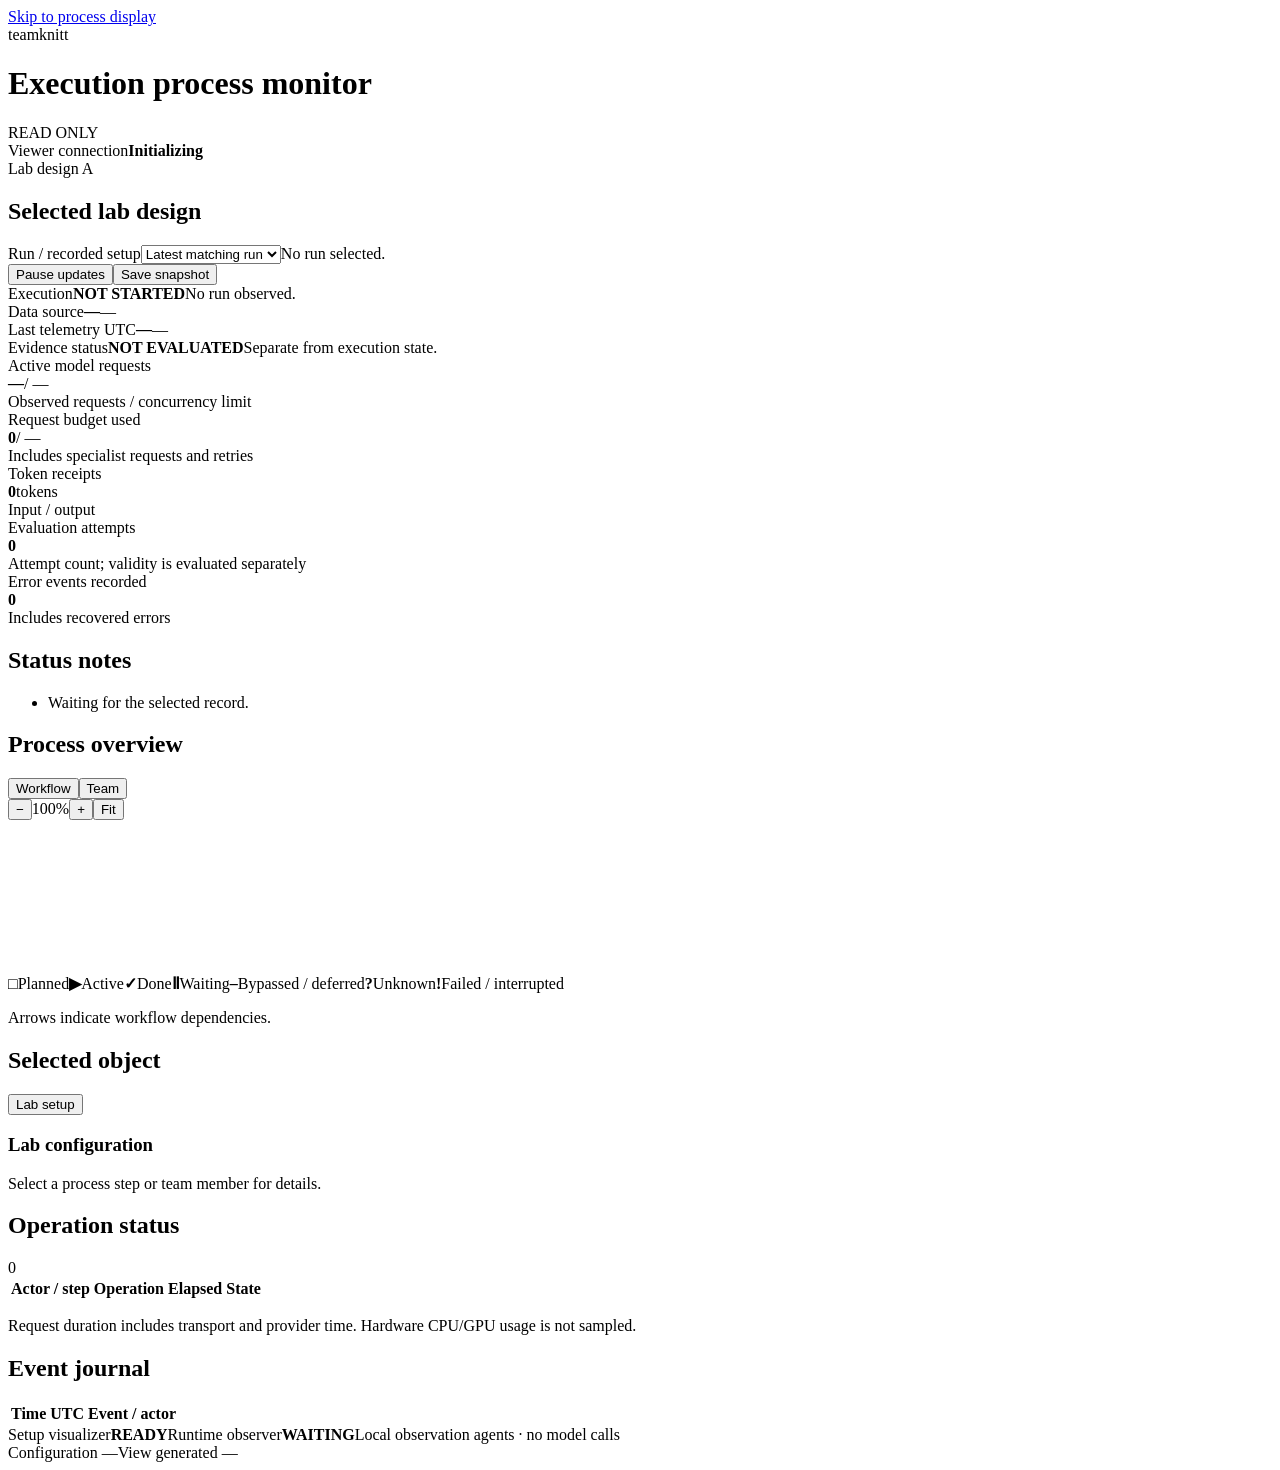
<file: src/teamknitt/engine/resources/visualization/index.html>
<!doctype html>
<html lang="en">
<head>
  <meta charset="utf-8">
  <meta name="viewport" content="width=device-width, initial-scale=1">
  <meta name="color-scheme" content="light">
  <title>teamknitt — Execution process monitor</title>
  <style>/* teamknitt_CSS */</style>
</head>
<body>
  <a class="skip-link" href="#main">Skip to process display</a>
  <header class="console-header">
    <div class="console-title"><span class="wordmark">teamknitt</span><h1>Execution process monitor</h1><span class="read-only">READ ONLY</span></div>
    <div class="connection-field"><span>Viewer connection</span><strong id="connection" role="status" aria-live="polite">Initializing</strong></div>
  </header>
  <main id="main">
    <section class="run-selector" aria-label="Selected lab and run">
      <div class="lab-identity"><span class="field-label"><span id="design-scope">Lab design</span> <span id="design-letter">A</span></span><h2 id="design-title">Selected lab design</h2><span id="governance" class="secondary-text"></span></div>
      <div class="run-field"><label for="trial-select">Run / recorded setup</label><select id="trial-select"><option value="latest">Latest matching run</option><option value="setup">Setup only</option></select><span id="run-hint" class="secondary-text">No run selected.</span></div>
      <div class="view-controls"><button id="pause" type="button">Pause updates</button><button id="download" type="button">Save snapshot</button></div>
    </section>

    <section class="status-board" aria-label="Execution, data quality and evidence status">
      <div class="status-field"><span class="field-label">Execution</span><strong id="run-state" class="state-label">NOT STARTED</strong><span id="execution-note" class="status-note">No run observed.</span></div>
      <div class="status-field"><span class="field-label">Data source</span><strong id="source-state">—</strong><span id="source-note" class="status-note">—</span></div>
      <div class="status-field"><span class="field-label">Last telemetry <span class="unit">UTC</span></span><strong id="telemetry-time" class="timestamp">—</strong><span id="telemetry-note" class="status-note">—</span></div>
      <div class="status-field"><span class="field-label">Evidence status</span><strong id="evidence-state">NOT EVALUATED</strong><span id="evidence-note" class="status-note">Separate from execution state.</span></div>
    </section>

    <section class="instrument-board" aria-label="Observed work and configured limits">
      <div class="instrument"><span class="field-label">Active model requests</span><div class="instrument-value"><strong id="metric-active">—</strong><span id="request-cap" class="denominator">/ —</span></div><span id="active-note" class="status-note">Observed requests / concurrency limit</span></div>
      <div class="instrument"><span class="field-label">Request budget used</span><div class="instrument-value"><strong id="metric-requests">0</strong><span id="budget-cap" class="denominator">/ —</span></div><span class="status-note">Includes specialist requests and retries</span></div>
      <div class="instrument"><span class="field-label">Token receipts</span><div class="instrument-value"><strong id="metric-tokens">0</strong><span class="unit">tokens</span></div><span id="token-note" class="status-note">Input / output</span></div>
      <div class="instrument"><span class="field-label">Evaluation attempts</span><div class="instrument-value"><strong id="metric-evaluations">0</strong></div><span class="status-note">Attempt count; validity is evaluated separately</span></div>
      <div class="instrument"><span class="field-label">Error events recorded</span><div class="instrument-value"><strong id="metric-errors">0</strong></div><span class="status-note">Includes recovered errors</span></div>
    </section>

    <section class="conditions-board" aria-labelledby="conditions-title"><h2 id="conditions-title">Status notes</h2><ul id="conditions"><li>Waiting for the selected record.</li></ul></section>

    <section class="module process-module" aria-labelledby="process-title">
      <div class="module-header"><h2 id="process-title">Process overview</h2><span id="graph-count" class="secondary-text"></span><div class="segmented" role="group" aria-label="Process display"><button id="workflow-tab" type="button" aria-pressed="true">Workflow</button><button id="team-tab" type="button" aria-pressed="false">Team</button></div><div class="zoom-controls" role="group" aria-label="Diagram scale"><button id="zoom-out" type="button" aria-label="Zoom out">−</button><span id="zoom-value">100%</span><button id="zoom-in" type="button" aria-label="Zoom in">+</button><button id="zoom-reset" type="button" aria-label="Fit diagram">Fit</button></div></div>
      <div id="graph-scroll" class="graph-scroll" tabindex="0" aria-label="Process diagram; scroll for additional stages"><svg id="graph" xmlns="http://www.w3.org/2000/svg" role="group" aria-label="Selected lab process"></svg></div>
      <div class="diagram-key" aria-label="Diagram state key"><span><b class="key-mark">□</b>Planned</span><span><b class="key-mark running">▶</b>Active</span><span><b class="key-mark">✓</b>Done</span><span><b class="key-mark">Ⅱ</b>Waiting</span><span><b class="key-mark">–</b>Bypassed / deferred</span><span><b class="key-mark warning">?</b>Unknown</span><span><b class="key-mark fault">!</b>Failed / interrupted</span></div>
      <p id="map-note" class="module-note">Arrows indicate workflow dependencies.</p>
    </section>

    <div class="detail-board">
      <section class="module details-module" aria-labelledby="detail-title"><div class="module-header"><h2>Selected object</h2><button id="clear-selection" type="button">Lab setup</button></div><div class="object-detail"><h3 id="detail-title">Lab configuration</h3><p id="detail-description">Select a process step or team member for details.</p><dl id="details"></dl></div></section>
      <section class="module operations-module" aria-labelledby="activity-title"><div class="module-header"><h2 id="activity-title">Operation status</h2><span id="active-count" class="count">0</span></div><div class="table-scroll"><table class="data-table"><thead><tr><th scope="col">Actor / step</th><th scope="col">Operation</th><th scope="col">Elapsed</th><th scope="col">State</th></tr></thead><tbody id="activities"></tbody></table></div><p class="module-note">Request duration includes transport and provider time. Hardware CPU/GPU usage is not sampled.</p></section>
      <section class="module events-module" aria-labelledby="events-title"><div class="module-header"><h2 id="events-title">Event journal</h2><span id="last-updated" class="secondary-text"></span></div><div class="table-scroll"><table class="data-table event-table"><thead><tr><th scope="col">Time <span class="unit">UTC</span></th><th scope="col">Event / actor</th></tr></thead><tbody id="events"></tbody></table></div></section>
    </div>

    <section class="service-board" aria-label="Visualization agent status"><span class="service-name">Setup visualizer</span><strong id="setup-agent-state">READY</strong><span class="service-name">Runtime observer</span><strong id="observer-state">WAITING</strong><span class="service-note">Local observation agents · no model calls</span></section>
    <footer><span>Configuration <span id="snapshot-id" class="identifier">—</span></span><span>View generated <time id="view-time">—</time></span></footer>
  </main>
  <script id="teamknitt-bootstrap" type="application/json">/* teamknitt_BOOTSTRAP */</script>
  <script>/* teamknitt_JS */</script>
</body>
</html>
</file>
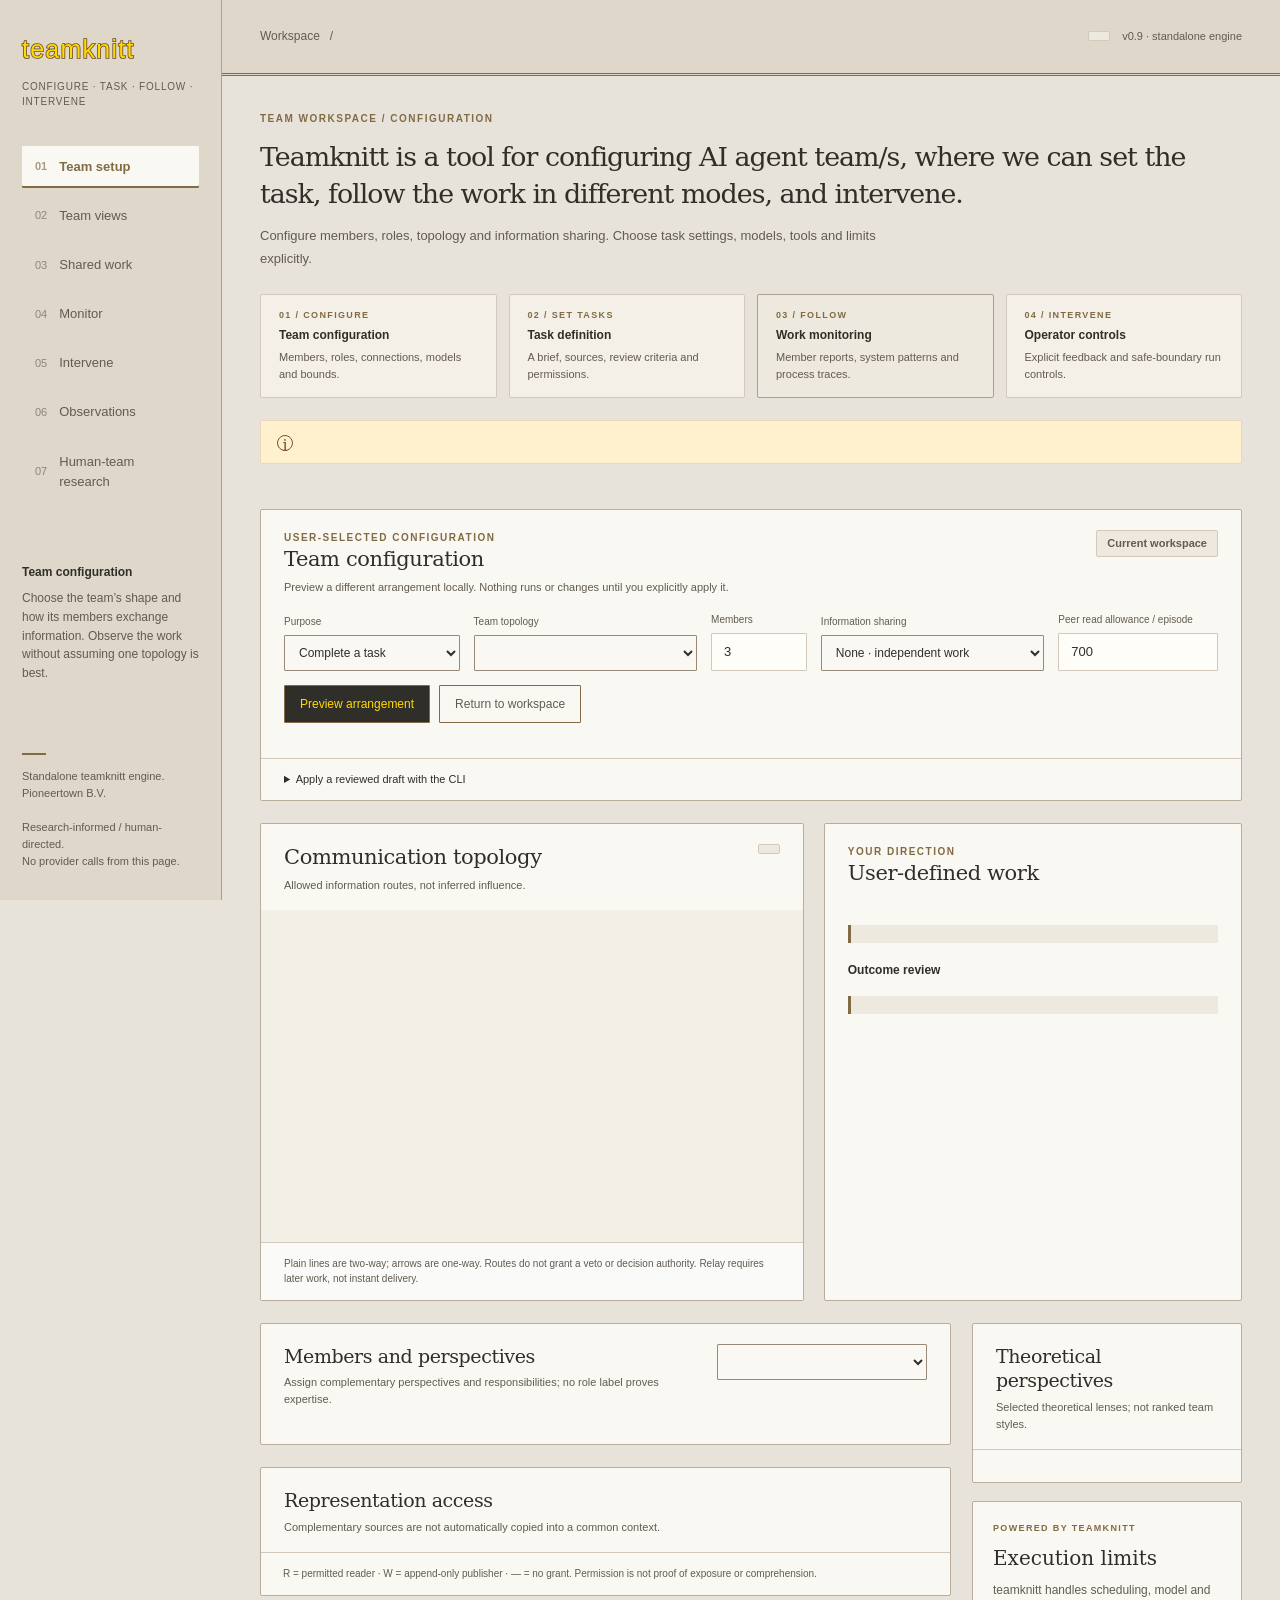
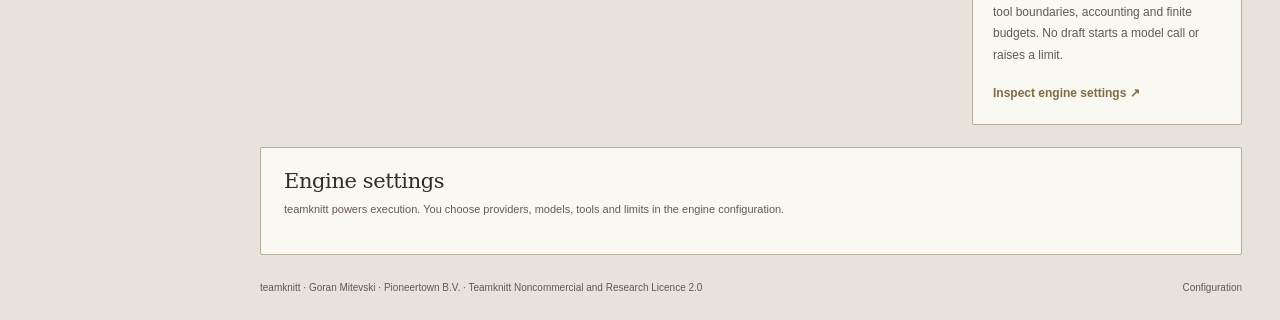
<file: src/teamknitt/resources/observatory.html>
<!doctype html>
<html lang="en"><head><meta charset="utf-8"><meta name="viewport" content="width=device-width,initial-scale=1"><meta name="color-scheme" content="light"><title>Teamknitt</title><style>
:root{--paper:#e7e3da;--card:#faf8f2;--ink:#302e29;--muted:#625b51;--line:#d2c9bc;--green:#816b44;--mint:#eee9de;--amber:#794900;--sand:#fff1cd;--red:#942b27;--serif:Rockwell,"DejaVu Serif",Georgia,serif;--sans:Arial,Helvetica,sans-serif}
*{box-sizing:border-box}body{margin:0;background:var(--paper);color:var(--ink);font:14px/1.55 var(--sans)}button,select{font:inherit}button,a,select{touch-action:manipulation}button{cursor:pointer}button:focus-visible,a:focus-visible,select:focus-visible{outline:3px solid #d59941;outline-offset:3px}a{color:var(--green)}.shell{display:grid;grid-template-columns:222px minmax(0,1fr);min-height:100vh}.sidebar{background:#edf1e9;border-right:1px solid var(--line);padding:30px 22px;display:flex;flex-direction:column;gap:36px;position:sticky;top:0;height:100vh}.brand{display:flex;align-items:center;gap:10px;font-size:23px;font-weight:650;letter-spacing:-1px}.mark{background:var(--green);width:33px;height:33px;display:grid;place-items:center;border-radius:9px;color:white;font:26px var(--serif)}.brand-sub{color:var(--muted);font-size:11px;letter-spacing:.07em;margin:10px 0 0}.nav{display:grid;gap:7px}.nav button{border:0;text-align:left;padding:11px 13px;border-radius:6px;background:transparent;color:var(--muted);display:flex;gap:12px;align-items:center;font-size:13px}.nav button[aria-current=page]{background:white;color:var(--green);box-shadow:0 1px 4px #24372c0c;font-weight:650}.nav small{font-size:11px;opacity:.65}.side-note{border-top:1px solid #d3ddd1;padding-top:23px;font-size:12px;color:var(--muted)}.side-note strong{display:block;color:var(--ink);margin-bottom:8px}.side-bottom{margin-top:auto;font-size:11px;color:var(--muted)}.side-bottom .rule{width:24px;height:2px;background:var(--green);margin-bottom:13px}.page{min-width:0}.topbar{height:76px;border-bottom:1px solid var(--line);display:flex;align-items:center;justify-content:space-between;padding:0 38px;gap:15px;background:#fafbf7}.crumb{color:var(--muted);font-size:12px;display:flex;gap:10px;align-items:center}.crumb b{color:var(--ink);font-weight:500}.top-actions{display:flex;gap:12px;align-items:center}.pill{display:inline-flex;gap:7px;align-items:center;padding:4px 10px;border-radius:30px;font-size:11px;white-space:nowrap;font-weight:600;background:var(--mint);color:var(--green)}.pill.amber{background:var(--sand);color:#88591f}.dot{width:6px;height:6px;border-radius:50%;background:currentColor}.version{font-size:11px;color:var(--muted)}main{max-width:1420px;padding:32px 38px 24px;margin:auto}.eyebrow{font-size:10px;font-weight:700;letter-spacing:.15em;color:var(--green);text-transform:uppercase}.hero{display:flex;justify-content:space-between;align-items:flex-end;gap:24px;margin:3px 0 23px}.hero h1{font:40px/1.2 var(--serif);letter-spacing:-1.6px;margin:11px 0}.hero p{color:var(--muted);max-width:650px;font-size:13px;margin:0;line-height:1.8}.protocol-tag{flex-shrink:0;text-align:right;font-size:11px;color:var(--muted)}.protocol-tag strong{display:block;font-size:12px;color:var(--ink);margin-bottom:7px;font-weight:500}.notice{padding:12px 16px;background:var(--sand);color:#78552a;border:1px solid #e9d8bc;border-radius:7px;font-size:12px;display:flex;align-items:flex-start;gap:10px;margin-bottom:23px}.notice .symbol{font:16px var(--serif);width:16px;height:16px;border:1px solid currentColor;border-radius:50%;display:grid;place-items:center;flex-shrink:0;margin-top:2px}.stats{display:grid;grid-template-columns:repeat(4,minmax(0,1fr));gap:14px;margin-bottom:22px}.stat{padding:19px 20px;border:1px solid var(--line);background:var(--card);border-radius:8px}.stat .label{font-size:11px;color:var(--muted);display:flex;justify-content:space-between;gap:8px}.stat .value{font:33px/1.25 var(--serif);letter-spacing:-.8px;margin:11px 0 7px}.stat .note{font-size:10px;color:var(--muted)}.stat .value span{font:15px var(--sans);color:#87948b;margin-left:4px}.content-grid{display:grid;grid-template-columns:minmax(0,1fr) 270px;gap:21px}.card{background:var(--card);border:1px solid var(--line);border-radius:8px;overflow:hidden}.card-head{padding:20px 23px 16px;display:flex;justify-content:space-between;align-items:flex-start;gap:12px}.card h2,.section-title{font:21px/1.3 var(--serif);letter-spacing:-.4px;margin:0 0 6px}.card-head p,.sub{font-size:11px;color:var(--muted);margin:0}.legend{display:flex;gap:12px;font-size:10px;color:var(--muted);white-space:nowrap}.key{width:8px;height:8px;border-radius:2px;display:inline-block;margin-right:4px;background:var(--green)}.key.base{background:#d7e4d9}.key.drop{background:#cc9b62}.dimensions{padding:0 23px 12px}.dimension{padding:13px 0;border-top:1px solid #edf0e9}.dim-meta{display:flex;justify-content:space-between;gap:12px;font-size:11px;margin-bottom:8px}.dim-meta b{font-weight:550}.dim-meta span{color:var(--muted);font-variant-numeric:tabular-nums}.bar-track{height:13px;background:#f4f5f0;border-radius:3px;position:relative;overflow:hidden}.bar-base{position:absolute;inset:0 auto 0 0;background:#d7e4d9;border-radius:3px}.bar-test{position:absolute;inset:3px auto 3px 0;background:var(--green);border-radius:2px;min-width:0}.dim-meta .unknown{color:var(--amber)}.card-foot{padding:13px 23px;background:#fafbf8;border-top:1px solid var(--line);font-size:10px;color:var(--muted)}.aside-stack{display:grid;gap:18px;align-content:start}.roster{padding:0 20px}.member{padding:14px 0;border-top:1px solid #edf0e9;display:flex;gap:11px}.avatar{height:30px;width:30px;border:1px solid var(--line);background:#f4f7f0;border-radius:50%;display:grid;place-items:center;color:var(--green);font-size:11px;flex-shrink:0}.member .name{font-size:12px;font-weight:600}.member .role{font-size:10px;color:var(--muted);margin-top:3px}.roster-note{padding:14px 20px;border-top:1px solid var(--line);font-size:10px;color:var(--muted)}.text-card{padding:20px}.text-card .eyebrow{font-size:9px}.text-card h3{font:20px var(--serif);margin:10px 0}.text-card p{font-size:12px;color:var(--muted);margin:0 0 16px;line-height:1.8}.text-link{border:0;padding:0;background:none;color:var(--green);font-size:12px;font-weight:600}.mini-protocol{display:flex;gap:6px;align-items:center;margin-bottom:16px}.mini-protocol span{padding:4px 7px;background:#eef3eb;border-radius:4px;color:var(--green);font-size:9px}.mini-protocol b{font-weight:400;color:var(--muted)}.lower{margin-top:22px}.coverage-wrap{overflow:auto}table{border-collapse:collapse;width:100%;font-size:11px;text-align:left;white-space:nowrap}th{background:#fafbf7;color:var(--muted);font-size:10px;font-weight:500;padding:11px 22px;border-bottom:1px solid var(--line)}td{padding:12px 22px;border-bottom:1px solid #edf0e9}tr:last-child td{border-bottom:0}.numeric{text-align:right;font-variant-numeric:tabular-nums}.footer{font-size:10px;color:var(--muted);display:flex;gap:15px;justify-content:space-between;padding:24px 0 0}.footer code{font-size:10px}.panel[hidden]{display:none}.controls{display:flex;flex-wrap:wrap;align-items:center;gap:12px;margin:20px 0}.control{display:grid;gap:5px;min-width:160px;flex:1}.control label{font-size:10px;color:var(--muted)}select{width:100%;background:#fff;color:var(--ink);border:1px solid var(--line);border-radius:6px;padding:9px 30px 9px 10px;font-size:12px}.round-layout{display:grid;grid-template-columns:minmax(0,1fr) 270px;gap:20px}.timeline{padding:6px 23px 20px}.chart{height:164px;display:flex;gap:9px;align-items:flex-end;border-bottom:1px solid var(--line);padding:12px 8px 0}.chart-col{height:100%;flex:1;display:flex;flex-direction:column;justify-content:flex-end;align-items:center;gap:0;position:relative}.chart-count{font-size:10px;color:var(--muted);margin-bottom:7px}.chart-bar{width:min(100%,48px);background:#91b99e;border-radius:4px 4px 0 0;min-height:2px;position:relative}.chart-drop{background:#cc9b62;position:absolute;top:0;width:100%;border-radius:4px 4px 0 0}.round-buttons,.state-track{display:flex;gap:9px;padding:0 8px}.round-buttons button{border:0;background:none;color:var(--muted);font-size:11px;padding:10px 0 5px;flex:1;border-bottom:2px solid transparent}.round-buttons button.active{color:var(--green);border-bottom-color:var(--green);font-weight:700}.state-track span{flex:1;height:7px;background:#e5e9e1;border-radius:2px;margin-top:5px}.state-track .ready{background:#22684f}.state-track .perturbed{box-shadow:0 0 0 2px #d5a46a}.timeline-note{font-size:10px;color:var(--muted);margin:16px 0 0}.trace-top{padding:16px 23px;display:flex;gap:12px;justify-content:space-between;align-items:center;border-bottom:1px solid var(--line)}.trace-top h3{font-size:12px;margin:0;font-weight:600}.trace-top select{width:auto;font-size:11px;padding:5px 25px 5px 9px}.empty{padding:25px;color:var(--muted);font-size:12px}.metric-list{padding:0 20px 10px}.metric-row{display:flex;justify-content:space-between;border-top:1px solid #edf0e9;padding:11px 0;gap:10px;font-size:11px}.metric-row span{color:var(--muted)}.recovery{padding:0 20px 20px}.recovery p{font-size:11px;color:var(--muted);line-height:1.8;margin:4px 0}.recovery h4{font-size:11px;margin:12px 0 4px}.protocol-grid{display:grid;grid-template-columns:1fr 1fr;gap:20px;margin-top:22px}.protocol-list{padding:0 23px 16px}.protocol-row{display:flex;gap:18px;justify-content:space-between;font-size:12px;border-top:1px solid #edf0e9;padding:11px 0}.protocol-row span{color:var(--muted)}.protocol-row b{font-weight:500;text-align:right;overflow-wrap:anywhere}.limitations{padding:0 23px 20px;margin:0;font-size:12px;color:var(--muted);list-style:none}.limitations li{border-top:1px solid #edf0e9;padding:12px 0}.sources{padding:0 23px 20px;font-size:12px;color:var(--muted)}.sources p{line-height:1.8}.long-id{word-break:break-all;font-family:ui-monospace,monospace;font-size:10px}.button-outline{background:white;border:1px solid var(--line);border-radius:6px;color:var(--green);font-size:11px;padding:7px 12px}.loading{padding:30px;color:var(--muted)}
@media(min-width:1600px){main{padding-top:40px}.hero h1{font-size:46px}.content-grid{grid-template-columns:minmax(0,1fr) 320px}}
@media(max-width:1100px){.shell{grid-template-columns:180px minmax(0,1fr)}.sidebar{padding:25px 15px}.brand{font-size:21px}.topbar{padding:0 24px}main{padding:25px 24px}.content-grid,.round-layout{grid-template-columns:minmax(0,1fr)}.aside-stack{grid-template-columns:1fr 1fr}.stats{gap:10px}.stat{padding:16px}.stat .value{font-size:29px}.hero h1{font-size:35px}.protocol-tag{display:none}}
@media(max-width:720px){.shell{display:block}.sidebar{position:static;height:auto;padding:15px 20px;display:block;border-right:0;border-bottom:1px solid var(--line)}.brand-sub,.side-note,.side-bottom{display:none}.brand{font-size:21px}.nav{display:flex;margin-top:14px;gap:5px}.nav button{padding:8px 10px;font-size:11px;gap:7px}.topbar{height:56px;padding:0 20px}.version{display:none}main{padding:22px 18px}.hero h1{font-size:32px}.hero p{font-size:12px}.stats{grid-template-columns:1fr 1fr}.stat .value{font-size:30px}.stat .note{font-size:9px}.aside-stack,.protocol-grid{grid-template-columns:minmax(0,1fr)}.card-head{padding:18px}.dimensions{padding:0 18px 10px}.legend{gap:7px;font-size:9px}.card h2{font-size:20px}.footer{flex-direction:column;gap:8px}.notice{font-size:11px}.timeline{padding:5px 15px 18px}.crumb{font-size:10px}.top-actions{gap:5px}.controls .control{min-width:130px}.protocol-grid{gap:16px}}
@media print{.sidebar,.topbar,.controls,.text-link,.button-outline{display:none}.shell{display:block}main{padding:0}.panel[hidden]{display:block}.panel{break-before:page}.card{break-inside:avoid}.notice{background:white}.hero{margin:20px 0}}

.content-grid>*,.round-layout>*,.protocol-grid>*,.base-grid>*{min-width:0}.aside-stack{min-width:0}.layer-strip{display:grid;grid-template-columns:1fr 1.4fr 1fr;gap:12px;margin:22px 0}.layer{padding:14px 18px;border:1px solid var(--line);border-radius:7px;background:#fff;font-size:11px;color:var(--muted)}.layer strong{display:block;color:var(--ink);font-size:12px;margin:4px 0}.layer.backbone{background:var(--mint);border-color:#b7d1bc}.layer .eyebrow{font-size:9px}.role-select{width:auto;min-width:210px}.actor-content{padding:0 23px 20px}.actor-content h3{font-size:12px;margin:18px 0 5px}.actor-content p,.actor-content li{font-size:12px;color:var(--muted);line-height:1.8}.actor-content ul{margin:6px 0;padding-left:18px}.chips{display:flex;flex-wrap:wrap;gap:7px;margin-top:10px}.chip{background:#edf3eb;color:var(--green);border-radius:4px;padding:4px 8px;font-size:10px}.perspective-button{display:block;width:100%;text-align:left;border:0;border-top:1px solid var(--line);background:none;padding:12px 20px;color:var(--muted);font-size:11px}.perspective-button.selected{background:#eef5ed;color:var(--green);font-weight:600}.perspective-detail{padding:16px 20px;border-top:1px solid var(--line);font-size:11px;color:var(--muted);line-height:1.8}.access{display:inline-block;font-size:10px;padding:3px 7px;border-radius:4px;background:#e8f1e7;color:var(--green)}.access.none{background:#f4f4ee;color:#92998e}.rep-history{padding:0 23px 20px}.version-row{border-top:1px solid var(--line);padding:13px 0;font-size:11px}.version-row b{display:block;color:var(--ink);margin-bottom:5px}.version-row p{margin:4px 0;color:var(--muted)}.base-grid{display:grid;grid-template-columns:1fr 1fr;gap:20px}.wave-strip{display:flex;gap:8px;flex-wrap:wrap;margin:20px 0}.wave-strip button{background:#fff;border:1px solid var(--line);border-radius:6px;padding:10px 16px;color:var(--muted);font-size:11px}.wave-strip .selected{background:var(--mint);border-color:#a1c3ab;color:var(--green)}.process-number{font:29px var(--serif);margin:6px 0}.signal-caption{font-size:10px;color:var(--muted);line-height:1.8}.scope-note{border-left:3px solid #aac5ae;padding:9px 12px;background:#f4f7f1;font-size:11px;color:var(--muted);margin:16px 0 0}.source-order{margin:0 0 20px;color:var(--muted);font-size:11px}.paragraph{font-size:12px;color:var(--muted);line-height:1.9;margin:0 0 12px}.matrix-note{font-size:10px;color:var(--muted);padding:13px 22px;border-top:1px solid var(--line)}.table-tag{font-size:9px;text-transform:uppercase;letter-spacing:.04em;color:var(--muted)}.book-title{font:24px/1.4 var(--serif);margin:12px 0;color:var(--ink)}.foundation-card{padding:24px}.chapter-row{padding:12px 0;border-top:1px solid var(--line);font-size:12px;color:var(--muted);line-height:1.8}.chapter-row b{color:var(--ink);font-weight:600}.source-context{font-size:11px;color:var(--muted);margin-top:18px}.section-gap{margin-top:22px}.wide{grid-column:1/-1}
@media(max-width:900px){.layer-strip{grid-template-columns:1fr}.layer{padding:10px 15px}.base-grid{grid-template-columns:minmax(0,1fr)}}@media(max-width:720px){.stat:first-child .value{font-size:23px;overflow-wrap:anywhere}.nav{overflow:auto}.nav button{white-space:nowrap}.layer-strip{gap:7px;margin:16px 0}.role-select{min-width:130px;max-width:100%}.card-head{flex-wrap:wrap}.nav small{display:none}.foundation-card{padding:18px}}

.sidebar{background:#ded7ca;border-right:1px solid #aaa091}.brand{display:inline-flex;background:transparent;border:0;outline:0;box-shadow:none;color:#ffda00;-webkit-text-fill-color:#ffda00;-webkit-text-stroke:1.6px #6f4b2a;paint-order:stroke fill;padding:0;font-family:"Noir Pro",Arial,Helvetica,sans-serif;font-size:25px;letter-spacing:.05em;font-weight:500}.brand-sub{letter-spacing:.08em;font-size:10px}.mark{display:none}.topbar{background:#ded7ca;border-bottom:3px double #816b44}.nav button{border-radius:1px}.nav button[aria-current=page]{background:#faf8f2;box-shadow:inset 0 -2px #816b44}.card,.stat,.layer,.notice{border-radius:2px;box-shadow:none}.card,.stat{border-color:#b9ae9c}.pill{border-radius:2px;background:#eee9de;color:#625b51;border:1px solid #d2c9bc}.hero h1{font-size:36px;letter-spacing:-1px}.stat .value{font-family:var(--serif);font-size:28px}.layer.backbone{background:#eee9de;border-color:#aaa091}.layer{background:#f4f0e7}.text-card p,.actor-content p{color:#625b51}.scope-note{border-color:#816b44;background:#eee9de}.perspective-button.selected{background:#eee9de;color:#302e29}.chip{background:#eee9de;color:#625b51}.access{background:#eee9de;color:#625b51}.table-tag{color:#625b51}.topology-canvas{padding:10px 20px;background:#f2efe7}.topology-canvas svg{width:100%;height:auto;display:block;max-height:330px}.topology-canvas line{stroke:#aaa091;stroke-width:2;opacity:.6}.topology-canvas .member-circle{fill:#faf8f2;stroke:#816b44;stroke-width:2}.topology-canvas .member-hub{fill:#eee9de;stroke:#302e29;stroke-width:2.5}.topology-canvas text{font-family:Arial,Helvetica,sans-serif;fill:#302e29;font-size:19px;text-anchor:middle}.team-board{display:grid;grid-template-columns:minmax(0,1.3fr) minmax(0,1fr);gap:20px;margin:22px 0}.mission-card p{line-height:1.8;font-size:12px}.designer{margin-bottom:22px}#team-controls{display:grid;grid-template-columns:1.1fr 1.4fr .6fr 1.4fr 1fr;gap:14px;padding:0 23px 18px;align-items:end}input{width:100%;min-width:0;min-height:38px;border:1px solid #978b78;background:#faf8f2;border-radius:1px;padding:8px;font:12px Arial;color:#302e29}select{border-radius:1px;border-color:#978b78;background:#faf8f2}.designer-actions{grid-column:1/-1;display:flex;gap:9px;flex-wrap:wrap}.designer-actions button{padding:9px 15px;border-radius:1px;border:1px solid #816b44;font-size:12px;background:#302e29;color:#ffda00}.designer-actions .button-outline{background:#faf8f2;color:#625b51}.designer-note{padding:0 23px 17px;font-size:11px;color:#625b51}.apply-detail{border-top:1px solid #d2c9bc;padding:12px 23px;font-size:11px;color:#625b51}.apply-detail summary{cursor:pointer;color:#302e29}.apply-detail p{margin:12px 0;line-height:1.7}.apply-detail pre{white-space:pre-wrap;overflow-wrap:anywhere;background:#eee9de;padding:12px;font-size:11px}.monitor-toolbar{display:flex;align-items:center;gap:15px;margin-bottom:20px;font-size:11px;color:#625b51}.monitor-toolbar select{max-width:360px;font-size:12px}.observation-item{border-top:1px solid #d2c9bc;padding:18px 23px}.observation-item h3{font-size:14px;margin:0 0 8px}.observation-item p{font-size:12px;line-height:1.8;color:#625b51;margin:0 0 6px}.observation-item .obs-state{font:10px ui-monospace,monospace;text-transform:uppercase;letter-spacing:.07em;color:#794900}.telemetry-live{color:#155d85!important}.designer .control{min-width:0}.content-grid .card h2{font-size:19px}#deliverable-path{overflow-wrap:anywhere}.source-context{line-height:1.8}.loading-note{font-size:11px;color:#794900}.footer{line-height:1.7}
@media(max-width:1100px){#team-controls{grid-template-columns:1fr 1fr 1fr}.team-board{grid-template-columns:minmax(0,1fr)}.hero h1{font-size:32px}}@media(max-width:720px){#team-controls{grid-template-columns:minmax(0,1fr) minmax(0,1fr);padding:0 18px 15px;gap:12px}.designer-actions{grid-column:1/-1}.brand{font-size:22px}.monitor-toolbar{flex-wrap:wrap}.hero h1{font-size:29px}.layer-strip{display:none}.topbar{height:auto;min-height:58px;flex-wrap:wrap;padding:12px 18px;gap:8px}.mission-card .actor-content{padding:0 18px 18px}.stat .value{font-size:25px}.nav button{font-size:11px}.topology-canvas{padding:4px}#team-controls .control label{font-size:10px}}

.lens-tabs{display:grid;grid-template-columns:repeat(3,minmax(0,1fr));gap:10px;margin:0 0 18px}.lens-tab{text-align:left;border:1px solid #b9ae9c;background:#f4f0e7;padding:16px;color:var(--muted);font-size:12px;line-height:1.6}.lens-tab strong{display:block;color:var(--ink);font-size:14px;font-weight:600;margin-bottom:3px}.lens-tab[aria-selected=true]{background:#302e29;border-color:#302e29;color:#ded7ca;box-shadow:inset 0 -3px #ffda00}.lens-tab[aria-selected=true] strong{color:#ffda00}.lens-question{font:19px/1.5 var(--serif)!important;color:var(--ink)!important}.lens-board{margin-top:0}.lens-board .topology-canvas svg{max-height:280px}.view-member-label{display:block;font-size:10px;color:var(--muted);margin:18px 0 6px}.lens-grid{display:grid;grid-template-columns:repeat(2,minmax(0,1fr));gap:16px}.behavior-card{padding:20px}.behavior-card h3{font:18px/1.4 var(--serif);margin:9px 0}.behavior-card p{font-size:12px;color:var(--muted);line-height:1.8}.behavior-status{font:10px ui-monospace,monospace;letter-spacing:.06em;color:#794900;text-transform:uppercase}.protocol-values{display:flex;gap:20px;flex-wrap:wrap;padding-top:10px;border-top:1px solid var(--line);font-size:11px;color:var(--muted)}.protocol-values b{display:block;font:25px/1.6 var(--serif);color:var(--ink)}.lens-notice{margin:0 0 18px}.lens-actions{display:flex;gap:10px;flex-wrap:wrap;margin-top:18px}.lens-actions button{background:#faf8f2;border:1px solid #816b44;color:var(--ink);padding:9px 12px;font-size:12px}.lens-command{white-space:pre-wrap;overflow-wrap:anywhere;background:#eee9de;padding:12px;font-size:11px}.lens-signals{padding:0 23px 20px}.lens-references p{margin:0 0 10px}.lens-concept{padding:16px 23px;border-top:1px solid var(--line)}.lens-concept h3{font-size:13px;margin:0 0 6px}.lens-concept p{font-size:12px;color:var(--muted);margin:0 0 6px}.lens-empty{border:1px dashed #b9ae9c;padding:17px;background:#f4f0e7;font-size:12px;line-height:1.8;color:var(--muted)}
@media(max-width:900px){.lens-tabs{gap:7px}.lens-tab{padding:12px}.lens-tab strong{font-size:12px}.lens-tab span{font-size:10px}}@media(max-width:720px){.lens-tabs{grid-template-columns:1fr}.lens-tab{padding:10px 13px}.lens-tab strong{font-size:13px;display:inline;margin-right:8px}.lens-grid{grid-template-columns:1fr}.lens-question{font-size:18px!important}.lens-board .topology-canvas svg{max-height:250px}.protocol-values{gap:15px}}

.group-tabs{display:grid;grid-template-columns:repeat(2,minmax(0,1fr));gap:14px;margin:0 0 20px}.group-tab strong{font:24px/1.3 var(--serif);margin-bottom:5px}.group-description{padding:0 0 17px}.group-description h2{font:22px/1.4 var(--serif);margin:0 0 7px}.group-description p{font-size:12px;color:var(--muted);line-height:1.8;margin:0;max-width:900px}.lens-tabs{display:flex;flex-wrap:wrap;gap:9px}.view-tab{border:1px solid #b9ae9c;background:#f4f0e7;color:var(--muted);padding:10px 15px;font:12px Arial}.view-tab[aria-selected=true]{background:#eee9de;color:#302e29;border-bottom:3px solid #816b44;font-weight:600}.view-tab:focus-visible{outline:3px solid #d59941;outline-offset:3px}#view-migration-notice{margin:0 0 18px}.lens-eyebrow{font-size:10px}@media(max-width:720px){.group-tabs{gap:9px}.group-tab strong{font-size:20px;display:block}.group-tab{padding:13px}.view-tab{font-size:11px;padding:10px}.group-description h2{font-size:19px}}

.layer-strip{grid-template-columns:repeat(4,minmax(0,1fr))}.intervention-grid{display:grid;grid-template-columns:repeat(2,minmax(0,1fr));gap:18px}.intervention-grid>.card{min-width:0}.control[hidden]{display:none}.operator-fields{display:grid;grid-template-columns:1fr 1fr;gap:14px;margin-bottom:16px}.control input{width:100%;background:#fffdf8;border:1px solid var(--line);padding:10px 12px;font:13px var(--sans);color:var(--ink);border-radius:1px;min-width:0}.control input:focus-visible{outline:3px solid #d59941;outline-offset:3px}.lens-command{white-space:pre-wrap;overflow-wrap:anywhere;max-width:100%}.theory-axis{padding:18px 23px;border-top:1px solid var(--line)}.theory-axis h3{margin:0 0 9px}.theory-axis p{font-size:12px;color:var(--muted)}.construct-status{color:var(--amber);font-size:11px;white-space:nowrap}#operator-copy-note{overflow-wrap:anywhere}
@media(max-width:1100px){.layer-strip{grid-template-columns:repeat(2,minmax(0,1fr))}}@media(max-width:800px){.intervention-grid{grid-template-columns:minmax(0,1fr)}.operator-fields{grid-template-columns:minmax(0,1fr)}}

.hero h1.product-title{font-size:clamp(24px,2.1vw,34px);line-height:1.4;max-width:1120px}#author-research{margin-bottom:18px}
@supports not (-webkit-text-stroke:1px #6f4b2a){.brand{text-shadow:-1.2px -1.2px 0 #6f4b2a,1.2px -1.2px 0 #6f4b2a,-1.2px 1.2px 0 #6f4b2a,1.2px 1.2px 0 #6f4b2a}}
</style></head><body><div class="shell">
<aside class="sidebar"><div><div class="brand">teamknitt</div><p class="brand-sub">CONFIGURE · TASK · FOLLOW · INTERVENE</p></div>
<nav class="nav" aria-label="Team workspace"><button type="button" data-page="system" aria-current="page"><small>01</small> Team setup</button><button type="button" data-page="views"><small>02</small> Team views</button><button type="button" data-page="representations"><small>03</small> Shared work</button><button type="button" data-page="process"><small>04</small> Monitor</button><button type="button" data-page="interventions"><small>05</small> Intervene</button><button type="button" data-page="observations"><small>06</small> Observations</button><button type="button" data-page="foundations"><small>07</small> Human-team research</button></nav>
<div class="side-note"><strong>Team configuration</strong>Choose the team’s shape and how its members exchange information. Observe the work without assuming one topology is best.</div><div class="side-bottom"><div class="rule"></div>Standalone teamknitt engine.<br>Pioneertown B.V.<br><br>Research-informed / human-directed.<br>No provider calls from this page.</div></aside>
<div class="page"><header class="topbar"><div class="crumb">Workspace <span>/</span> <b id="workspace-name"></b></div><div class="top-actions"><a id="collection-return" class="text-link" href="../../" hidden>Multiple teams</a><span class="pill" id="mode-pill"></span><span class="version">v0.9 · standalone engine</span></div></header><main>
<section class="hero"><div><div class="eyebrow">TEAM WORKSPACE / <span id="page-eyebrow">CONFIGURATION</span></div><h1 id="page-title" class="product-title">Teamknitt is a tool for configuring AI agent team/s, where we can set the task, follow the work in different modes, and intervene.</h1><p id="page-description">Configure members, roles, topology and information sharing. Choose task settings, models, tools and limits explicitly.</p></div></section>
<div class="layer-strip"><div class="layer"><div class="eyebrow">01 / CONFIGURE</div><strong>Team configuration</strong>Members, roles, connections, models and bounds.</div><div class="layer"><div class="eyebrow">02 / SET TASKS</div><strong>Task definition</strong>A brief, sources, review criteria and permissions.</div><div class="layer backbone"><div class="eyebrow">03 / FOLLOW</div><strong>Work monitoring</strong>Member reports, system patterns and process traces.</div><div class="layer"><div class="eyebrow">04 / INTERVENE</div><strong>Operator controls</strong>Explicit feedback and safe-boundary run controls.</div></div>
<div class="notice" role="note"><span class="symbol" aria-hidden="true">i</span><span id="evidence-notice"></span></div>
<section id="system" class="panel"><div class="stats" id="stats"></div>
<div class="card designer" id="designer"><div class="card-head"><div><div class="eyebrow">USER-SELECTED CONFIGURATION</div><h2>Team configuration</h2><p>Preview a different arrangement locally. Nothing runs or changes until you explicitly apply it.</p></div><span class="pill" id="draft-state">Current workspace</span></div>
<form id="team-controls"><div class="control"><label for="purpose-control">Purpose</label><select id="purpose-control"><option value="task">Complete a task</option><option value="brainstorm">Brainstorm ideas</option><option value="goal">Work toward a goal</option><option value="research">Research a question</option></select></div><div class="control"><label for="topology-control">Team topology</label><select id="topology-control"></select></div><div class="control"><label for="members-control">Members</label><input id="members-control" type="number" min="1" max="16" step="1" value="3" required></div><div class="control"><label for="communication-control">Information sharing</label><select id="communication-control"><option value="none">None · independent work</option><option value="low">Low · reported blockers</option><option value="intermediate">Intermediate · summaries</option><option value="high">High · detailed notes</option><option value="wisdom_only">Wisdom only · conditional lessons</option></select></div><div class="control"><label for="words-control">Peer read allowance / episode</label><input id="words-control" type="number" min="1" max="20000" value="700" required></div><div class="designer-actions"><button type="submit" id="preview-draft">Preview arrangement</button><button type="button" class="button-outline" id="restore-workspace">Return to workspace</button></div></form>
<div id="builder-note" class="designer-note" role="status"></div><details class="apply-detail"><summary>Apply a reviewed draft with the CLI</summary><p>Applying regenerates starter cognitive bindings and backs up the previous config. Your task text, model and engine budgets are left unchanged.</p><pre id="apply-command"></pre><button type="button" class="button-outline" id="copy-command">Copy command</button></details></div>
<div class="team-board"><div class="card"><div class="card-head"><div><h2>Communication topology</h2><p id="topology-caption">Allowed information routes, not inferred influence.</p></div><span class="pill" id="link-count"></span></div><div class="topology-canvas"><svg id="topology-map" viewBox="0 0 1000 620" role="img" aria-label="Selected team communication topology"></svg></div><div class="card-foot">Plain lines are two-way; arrows are one-way. Routes do not grant a veto or decision authority. Relay requires later work, not instant delivery.</div></div><div class="card mission-card"><div class="card-head"><div><div class="eyebrow">YOUR DIRECTION</div><h2 id="mission-title">User-defined work</h2></div></div><div class="actor-content"><p id="mission-deliverable"></p><div class="scope-note" id="mission-brief"></div><h3>Outcome review</h3><p id="review-status"></p><div class="scope-note" id="deliverable-path"></div></div></div></div>
<div class="content-grid"><div><div class="card"><div class="card-head"><div><h2>Members and perspectives</h2><p>Assign complementary perspectives and responsibilities; no role label proves expertise.</p></div><select class="role-select" id="actor-select" aria-label="Inspect configured role"></select></div><div class="actor-content" id="actor-detail"></div></div><div class="card lower"><div class="card-head"><div><h2>Representation access</h2><p>Complementary sources are not automatically copied into a common context.</p></div></div><div class="coverage-wrap"><table><thead id="matrix-head"></thead><tbody id="matrix"></tbody></table></div><div class="matrix-note">R = permitted reader · W = append-only publisher · — = no grant. Permission is not proof of exposure or comprehension.</div></div></div>
<div class="aside-stack"><div class="card"><div class="card-head"><div><h2>Theoretical perspectives</h2><p>Selected theoretical lenses; not ranked team styles.</p></div></div><div id="perspectives"></div><div class="perspective-detail" id="perspective-detail"></div></div><div class="card text-card"><div class="eyebrow">POWERED BY TEAMKNITT</div><h3>Execution limits</h3><p>teamknitt handles scheduling, model and tool boundaries, accounting and finite budgets. No draft starts a model call or raises a limit.</p><button type="button" class="text-link" id="inspect-baseline">Inspect engine settings ↗</button></div></div></div>
<div class="card lower" id="baseline"><div class="card-head"><div><h2>Engine settings</h2><p>teamknitt powers execution. You choose providers, models, tools and limits in the engine configuration.</p></div></div><div class="base-grid" style="padding:0 23px 20px"><div id="baseline-left"></div><div id="baseline-right"></div></div></div></section>
<section id="views" class="panel" hidden>
<div class="group-tabs" id="group-tabs" role="tablist" aria-label="Team research approach"></div>
<div id="approach-panel" role="tabpanel"><div class="group-description"><h2 id="group-question"></h2><p id="group-scope"></p></div><div id="view-migration-notice" class="scope-note" role="status" hidden></div>
<div class="lens-tabs" id="lens-tabs" role="tablist" aria-label="Focused team view"></div>
<div class="team-board lens-board"><div class="card"><div class="card-head"><div><h2 id="overview-map-title">Configured information routes</h2><p id="overview-map-caption"></p></div><span class="pill" id="overview-map-count"></span></div><div class="topology-canvas"><svg id="overview-topology-map" viewBox="0 0 1000 620" role="img" aria-label="Team connections for the selected lens"></svg></div><div class="card-foot" id="overview-map-note"></div></div>
<div class="card"><div class="card-head"><div><div class="eyebrow" id="lens-eyebrow">A COMPLEMENTARY PERSPECTIVE</div><h2 id="lens-title"></h2></div><span class="pill" id="lens-state"></span></div><div class="actor-content"><p class="lens-question" id="lens-question"></p><p id="lens-scope"></p><div class="scope-note" id="lens-boundary"></div><label class="view-member-label" for="overview-actor-select">Inspect a configured member</label><select id="overview-actor-select"></select><p id="overview-member-summary"></p></div></div></div>
<div id="lens-detail" role="tabpanel" aria-live="polite"></div>
<div class="card lower"><div class="card-head"><div><h2>Representative references</h2><p>These locate a broader tradition; no single reference defines the field.</p></div></div><div class="sources" id="lens-references"></div></div>
<div class="scope-note">Changing a view changes only what you inspect. It does not change the topology, models, communication, delegation, statistics or budgets, and never launches an evaluation.</div>
</div></section>
<section id="representations" class="panel" hidden><div class="card"><div class="card-head"><div><h2>Shared and role-local work</h2><p>Availability → exposure → transformation → acknowledgement. Distinct events, not synonyms.</p></div><select class="role-select" id="rep-select" aria-label="Inspect representation"></select></div><div class="actor-content" id="rep-detail"></div><div class="rep-history" id="rep-history"></div></div><div class="card lower"><div class="card-head"><div><h2>Work and representational dependencies</h2><p>Explicit work units attach to existing teamknitt phases. No automatic task decomposition.</p></div></div><div class="coverage-wrap"><table><thead><tr><th>Work / phase</th><th>Assigned roles</th><th>Inputs → outputs</th><th>Predecessors</th></tr></thead><tbody id="work-table"></tbody></table></div></div></section>
<section id="process" class="panel" hidden><div class="monitor-toolbar"><label for="record-selection">Monitor record</label><select id="record-selection"><option value="latest">Latest matching workspace execution</option><option value="setup">Configuration only</option></select><span id="monitor-connection" role="status">Recorded / local data</span></div><div class="source-order">The engine executes bounded dependency waves. Monitor the selected task; task progress and goal achievement are not interchangeable.</div><div class="stats" id="monitor-stats"></div><div class="card" style="margin-bottom:20px"><div class="card-head"><div><h2>Current model operations</h2><p>Metadata only. Request elapsed time is not a measure of provider compute or team quality.</p></div></div><div class="coverage-wrap"><table><thead><tr><th>Member</th><th>Provider / model</th><th>Started</th></tr></thead><tbody id="current-operations"></tbody></table></div></div><div class="wave-strip" id="wave-strip"></div><div class="round-layout"><div><div class="card"><div class="card-head"><div><h2 id="wave-title">Wave coordination</h2><p id="wave-subtitle"></p></div></div><div class="metric-list" id="wave-signals"></div><div class="trace-top"><h3>Observed process metadata</h3></div><div class="coverage-wrap"><table><thead><tr><th>Actor / structure</th><th>Event</th><th>Reference</th></tr></thead><tbody id="events"></tbody></table></div></div><div class="card lower"><div class="card-head"><div><h2>Latest explicit plans and perceived alignment</h2><p>Reported-plan agreement ≠ matching the reference ≠ perceived alignment ≠ correctness.</p></div></div><div class="coverage-wrap"><table><thead><tr><th>Role</th><th>Reported order</th><th>Deadline wave</th><th>Perceived in sync</th></tr></thead><tbody id="temporal-table"></tbody></table></div></div></div><div class="aside-stack"><div class="card"><div class="card-head"><div><h2>Version-specific handoffs</h2><p>Receipt is not understanding or agreement.</p></div></div><div class="recovery" id="handoff-list"></div></div><div class="card"><div class="card-head"><div><h2>Scheduled disturbances</h2><p>No mandatory challenged-team condition.</p></div></div><div class="recovery" id="dynamics-detail"></div></div><div class="card text-card"><div class="eyebrow">NO AGGREGATE PROBLEM-SOLVING SCORE</div><h3>Interpretation limits</h3><p>Role labels do not certify expertise. Shared plans can be wrong. An “in sync” self-report can coexist with conflicting plans. Domain outcomes require independent evaluation.</p></div></div></div></section>
<section id="interventions" class="panel" hidden>
<div class="card"><div class="card-head"><div><div class="eyebrow">EXPLICIT OPERATOR AUTHORITY</div><h2>Intervention desk</h2><p>Choose a change, review its scope, then authorize it in the CLI from the selected workspace directory. This browser cannot queue requests or execute changes.</p></div><span class="pill" id="operator-mode"></span></div><div class="actor-content"><p id="operator-status" role="status"></p><div class="scope-note">A queued request is not an applied intervention. Context assembly is not understanding. An applied intervention is not evidence that it improved the team. No automatic organizational improvement, model change or budget increase.</div></div></div>
<div class="intervention-grid lower">
<div class="card"><div class="card-head"><div><div class="eyebrow">BETWEEN RUNS / INPUTS & CONDITIONS</div><h2>Configuration changes</h2><p>Staffing, role definitions, task framing, sources, procedures and routes are explicit choices.</p></div></div><div class="actor-content"><p>Review the brief and success criteria in the local task file. The simple builder regenerates bindings only after --apply --reset-bindings, with a private backup; custom bindings remain a manual edit.</p><p>Active or paused runs retain their configuration and shared workspace lock. Model, tool, statistical and budget settings are never changed by an intervention request.</p><button type="button" class="button-outline" id="intervention-configure">Inspect team and task setup</button></div></div>
<div class="card"><div class="card-head"><div><div class="eyebrow">BEFORE A RUN / PLANNED DISTURBANCE</div><h2>Scheduled disturbances</h2><p>Schedule an actor, representation or directed-link gap, with a wave and duration you choose.</p></div></div><div class="actor-content"><pre class="lens-command" id="disturbance-command"></pre><p>This example is a draft. Add --apply only after review. It changes the next run's plan—not an active run—and preserves roles, task text and engine settings.</p><div class="scope-note">A software condition is not human cross-training, model-weight training, evidence of adaptation or a causal intervention study.</div></div></div>
<div class="card"><div class="card-head"><div><div class="eyebrow">DURING A RUN / SAFE BOUNDARY</div><h2>Feedback, pause, resume or stop</h2><p>Controls act before the next dependency wave; already-approved current-wave work may finish.</p></div></div><div class="actor-content"><div class="operator-fields"><div class="control"><label for="operator-action">Operator action</label><select id="operator-action"><option value="feedback">Provide private feedback</option><option value="pause">Pause at the next boundary</option><option value="resume">Resume the same paused run</option><option value="stop">Stop after the current wave</option></select></div><div class="control"><label for="operator-recipient">Feedback recipients</label><select id="operator-recipient"></select></div></div><div class="control" id="operator-file-control"><label for="operator-file">Workspace-relative feedback text file</label><input id="operator-file" type="text" value="mission/feedback.md" maxlength="240" autocomplete="off" spellcheck="false"></div><pre class="lens-command" id="operator-command"></pre><button type="button" class="button-outline" id="copy-operator-command">Copy preview command</button><p id="operator-copy-note" role="status">No command is executed here. Preview first; add --apply in the CLI to queue your reviewed request.</p><p>Feedback is private, targeted future main-member context, bounded by the existing representation word cap. It grants no tool or source permissions. Pause retains the original wall-time deadline and request counters. Stop is terminal; no automatic restart or recovery.</p></div></div>
<div class="card"><div class="card-head"><div><div class="eyebrow">AFTER / HUMAN REVIEW</div><h2>Outcome review</h2><p>An input change, a process change and an outcome improvement are different claims.</p></div></div><div class="actor-content"><p id="intervention-review"></p><p>Inspect partial or complete contributions locally. Check the brief, correctness, source use, alternatives and unresolved items; do not substitute agreement or a completed workflow for goal achievement.</p><p>Before claiming an effect, choose outcome criteria, comparison conditions and a suitable analysis explicitly. Logged chronology alone cannot establish causality or transfer from human-team research.</p><button type="button" class="button-outline" id="intervention-monitor">Follow recorded work</button></div></div>
</div><div class="card lower"><div class="card-head"><div><h2>Operator request receipts</h2><p>Private message text is excluded. Requests, boundary receipts and context-assembly records are distinct.</p></div></div><div class="coverage-wrap"><table><thead><tr><th>Request / action</th><th>Recipients</th><th>Status</th><th>Boundary</th><th>Context assemblies</th></tr></thead><tbody id="operator-receipts"></tbody></table></div></div><div id="intervention-research" class="lower"></div>
</section>
<section id="observations" class="panel" hidden><div class="card"><div class="card-head"><div><div class="eyebrow">AN ADDITIONAL TOOL, NOT THE CONFIGURATOR</div><h2>Complexity-science process observations</h2><p>Complexity science and complex adaptive systems inform this tool. Gorman et al. (2017) is one team-focused reference, not its sole foundation.</p></div><span class="pill" id="observation-status"></span></div><div class="actor-content"><p>Local variation, global continuity, disturbance response and informational coupling can be inspected alongside members, artifacts and coordination. The tool does not rank your team or choose a better topology.</p><p>Attractor, synchronization and fractal dimensions remain explicitly <b>not estimated</b>: short, uneven workflow waves do not justify those inferences.</p></div><div id="observation-cards"></div><div class="card-foot">Enable/disable or select dimensions in <code>observations</code> in team.yaml. No paid judge, model call or automatic organizational change.</div></div></section>
<section id="foundations" class="panel" hidden>
<div id="author-research"></div>
<div class="card foundation-card"><div class="eyebrow">RESEARCH NOTE / 10 NOVEMBER 2026 · GORAN MITEVSKI</div><h2>Human-Team Research in Teamknitt</h2><p class="paragraph">Human-team research guides configuration; dynamical systems theory offers a lens for following the work and informing intervention. This page maps those ideas to Teamknitt’s records and controls, without assuming that human-team findings transfer to LLM-agent teams.</p><p class="paragraph">Non-system and System are explanatory orientations, separate from compositional/compilational emergence and from processes, states and outcomes. IPO and IMOI connect inputs, behavioral and state mediators, outcomes and feedback. What teams <em>do</em>, how teams <em>are</em>, and what they <em>achieve</em> require different evidence.</p><div class="source-context">Detailed research note: <code>docs/TEAM_RESEARCH.md</code>. The interface is a concise overview; the note contains the extended discussion and references. Dynamical analyses remain research proposals, not implemented estimators.</div></div>
<div id="theory-axes" class="lower"></div><div id="theory-cycle" class="lower"></div><div id="theory-constructs" class="lower"></div>
<div class="card lower foundation-card"><h2>Selected references</h2><p class="paragraph">These references support the interface overview; the full research note contains the extended discussion and bibliography. Original scholarly titles are retained. Complexity science provides the broader theoretical context.</p><div id="source-map"></div><div class="source-context">Representative sources, not a claim that every theory is measured. Books/PDFs, extracts, benchmark tasks and local Foundations notes are not distributed.</div></div>
<div class="protocol-grid"><div class="card foundation-card"><div class="eyebrow">STANDALONE PRODUCT / PROVENANCE</div><h2 style="margin:12px 0">Based on Labtune</h2><p class="paragraph">Teamknitt is a self-contained product and execution engine based on my Labtune work. Teamknitt follows my thesis research on distributed teams and their creative processes. It ships its own runtime, provider adapters, schemas and resources under the teamknitt namespace; it does not require the Labtune package, CLI or a parent runtime.</p><p class="paragraph">Original author: Goran Mitevski. Copyright holder/licensor: Pioneertown B.V. Teamknitt Noncommercial and Research Licence 2.0 provides free general noncommercial, non-research use. Noncommercial research outside qualifying low-income/lower-middle-income academic institutions requires separate permission under the Labtune-based research conditions. Commercial use also requires separate written permission. Modification and sharing are conditionally allowed for Permitted Uses with the same terms and retained notices. See LICENSE and LICENSING.md; this is not an OSI open-source licence.</p><p class="paragraph">Bayesian/probabilistic analysis is not an option in teamknitt. Descriptive records and supported frequentist count/interval analysis remain available when applicable. Unsupported legacy choices are rejected, never silently converted. This does not change the original Labtune project.</p></div><div class="card"><div class="card-head"><div><h2>Interpretation boundaries</h2><p>Operational records do not validate psychological or emergent constructs.</p></div></div><ul class="limitations" id="limitations"></ul></div></div></section>
<footer class="footer"><span>teamknitt · Goran Mitevski · Pioneertown B.V. · Teamknitt Noncommercial and Research Licence 2.0</span><span>Configuration <code id="config-id"></code></span></footer>
</main></div></div><script type="application/json" id="report-data">__REPORT_JSON__</script>
<script>
__TEAMKNITT_APP_JS__
</script></body></html>
</file>
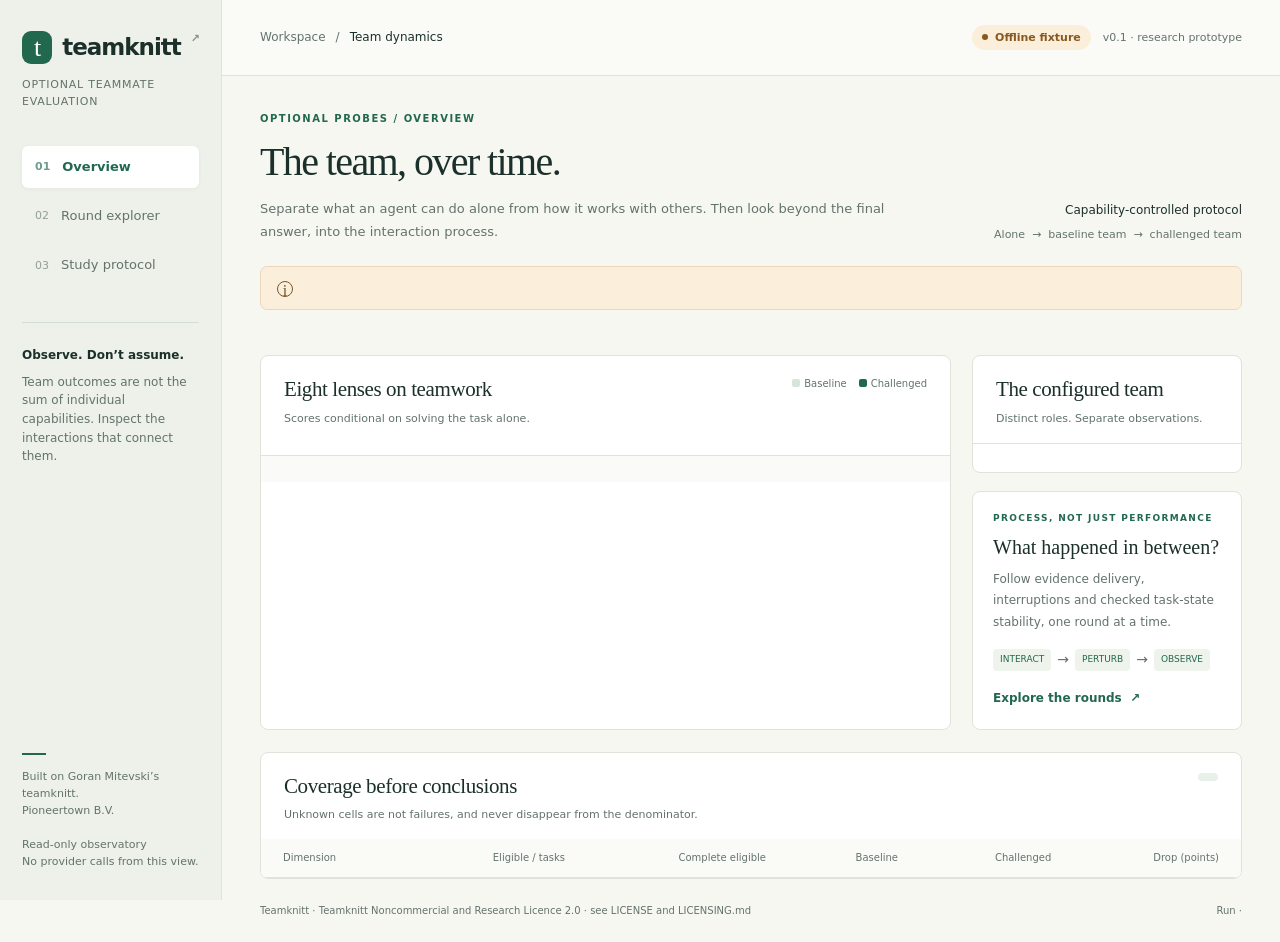
<file: src/teamknitt/resources/probes-observatory.html>
<!doctype html>
<html lang="en">
<head>
<meta charset="utf-8"><meta name="viewport" content="width=device-width,initial-scale=1">
<meta name="color-scheme" content="light">
<title>Teamknitt · Optional teammate probes</title>
<style>
:root{--paper:#f7f7f2;--card:#fff;--ink:#1c302b;--muted:#63736c;--line:#dee4dc;--green:#22684f;--mint:#e7f1e9;--amber:#a66a27;--sand:#fbefdb;--red:#a84942;--serif:Georgia,'Times New Roman',serif;--sans:Inter,ui-sans-serif,system-ui,-apple-system,BlinkMacSystemFont,'Segoe UI',sans-serif}
*{box-sizing:border-box}body{margin:0;background:var(--paper);color:var(--ink);font:14px/1.55 var(--sans)}button,select{font:inherit}button,a,select{touch-action:manipulation}button{cursor:pointer}button:focus-visible,a:focus-visible,select:focus-visible{outline:3px solid #d59941;outline-offset:3px}a{color:var(--green)}.shell{display:grid;grid-template-columns:222px minmax(0,1fr);min-height:100vh}.sidebar{background:#edf1e9;border-right:1px solid var(--line);padding:30px 22px;display:flex;flex-direction:column;gap:36px;position:sticky;top:0;height:100vh}.brand{display:flex;align-items:center;gap:10px;font-size:23px;font-weight:650;letter-spacing:-1px}.mark{background:var(--green);width:33px;height:33px;display:grid;place-items:center;border-radius:9px;color:white;font:26px var(--serif)}.brand-sub{color:var(--muted);font-size:11px;letter-spacing:.07em;margin:10px 0 0}.nav{display:grid;gap:7px}.nav button{border:0;text-align:left;padding:11px 13px;border-radius:6px;background:transparent;color:var(--muted);display:flex;gap:12px;align-items:center;font-size:13px}.nav button[aria-current=page]{background:white;color:var(--green);box-shadow:0 1px 4px #24372c0c;font-weight:650}.nav small{font-size:11px;opacity:.65}.side-note{border-top:1px solid #d3ddd1;padding-top:23px;font-size:12px;color:var(--muted)}.side-note strong{display:block;color:var(--ink);margin-bottom:8px}.side-bottom{margin-top:auto;font-size:11px;color:var(--muted)}.side-bottom .rule{width:24px;height:2px;background:var(--green);margin-bottom:13px}.page{min-width:0}.topbar{height:76px;border-bottom:1px solid var(--line);display:flex;align-items:center;justify-content:space-between;padding:0 38px;gap:15px;background:#fafbf7}.crumb{color:var(--muted);font-size:12px;display:flex;gap:10px;align-items:center}.crumb b{color:var(--ink);font-weight:500}.top-actions{display:flex;gap:12px;align-items:center}.pill{display:inline-flex;gap:7px;align-items:center;padding:4px 10px;border-radius:30px;font-size:11px;white-space:nowrap;font-weight:600;background:var(--mint);color:var(--green)}.pill.amber{background:var(--sand);color:#88591f}.dot{width:6px;height:6px;border-radius:50%;background:currentColor}.version{font-size:11px;color:var(--muted)}main{max-width:1420px;padding:32px 38px 24px;margin:auto}.eyebrow{font-size:10px;font-weight:700;letter-spacing:.15em;color:var(--green);text-transform:uppercase}.hero{display:flex;justify-content:space-between;align-items:flex-end;gap:24px;margin:3px 0 23px}.hero h1{font:40px/1.2 var(--serif);letter-spacing:-1.6px;margin:11px 0}.hero p{color:var(--muted);max-width:650px;font-size:13px;margin:0;line-height:1.8}.protocol-tag{flex-shrink:0;text-align:right;font-size:11px;color:var(--muted)}.protocol-tag strong{display:block;font-size:12px;color:var(--ink);margin-bottom:7px;font-weight:500}.notice{padding:12px 16px;background:var(--sand);color:#78552a;border:1px solid #e9d8bc;border-radius:7px;font-size:12px;display:flex;align-items:flex-start;gap:10px;margin-bottom:23px}.notice .symbol{font:16px var(--serif);width:16px;height:16px;border:1px solid currentColor;border-radius:50%;display:grid;place-items:center;flex-shrink:0;margin-top:2px}.stats{display:grid;grid-template-columns:repeat(4,minmax(0,1fr));gap:14px;margin-bottom:22px}.stat{padding:19px 20px;border:1px solid var(--line);background:var(--card);border-radius:8px}.stat .label{font-size:11px;color:var(--muted);display:flex;justify-content:space-between;gap:8px}.stat .value{font:33px/1.25 var(--serif);letter-spacing:-.8px;margin:11px 0 7px}.stat .note{font-size:10px;color:var(--muted)}.stat .value span{font:15px var(--sans);color:#87948b;margin-left:4px}.content-grid{display:grid;grid-template-columns:minmax(0,1fr) 270px;gap:21px}.card{background:var(--card);border:1px solid var(--line);border-radius:8px;overflow:hidden}.card-head{padding:20px 23px 16px;display:flex;justify-content:space-between;align-items:flex-start;gap:12px}.card h2,.section-title{font:21px/1.3 var(--serif);letter-spacing:-.4px;margin:0 0 6px}.card-head p,.sub{font-size:11px;color:var(--muted);margin:0}.legend{display:flex;gap:12px;font-size:10px;color:var(--muted);white-space:nowrap}.key{width:8px;height:8px;border-radius:2px;display:inline-block;margin-right:4px;background:var(--green)}.key.base{background:#d7e4d9}.key.drop{background:#cc9b62}.dimensions{padding:0 23px 12px}.dimension{padding:13px 0;border-top:1px solid #edf0e9}.dim-meta{display:flex;justify-content:space-between;gap:12px;font-size:11px;margin-bottom:8px}.dim-meta b{font-weight:550}.dim-meta span{color:var(--muted);font-variant-numeric:tabular-nums}.bar-track{height:13px;background:#f4f5f0;border-radius:3px;position:relative;overflow:hidden}.bar-base{position:absolute;inset:0 auto 0 0;background:#d7e4d9;border-radius:3px}.bar-test{position:absolute;inset:3px auto 3px 0;background:var(--green);border-radius:2px;min-width:0}.dim-meta .unknown{color:var(--amber)}.card-foot{padding:13px 23px;background:#fafbf8;border-top:1px solid var(--line);font-size:10px;color:var(--muted)}.aside-stack{display:grid;gap:18px;align-content:start}.roster{padding:0 20px}.member{padding:14px 0;border-top:1px solid #edf0e9;display:flex;gap:11px}.avatar{height:30px;width:30px;border:1px solid var(--line);background:#f4f7f0;border-radius:50%;display:grid;place-items:center;color:var(--green);font-size:11px;flex-shrink:0}.member .name{font-size:12px;font-weight:600}.member .role{font-size:10px;color:var(--muted);margin-top:3px}.roster-note{padding:14px 20px;border-top:1px solid var(--line);font-size:10px;color:var(--muted)}.text-card{padding:20px}.text-card .eyebrow{font-size:9px}.text-card h3{font:20px var(--serif);margin:10px 0}.text-card p{font-size:12px;color:var(--muted);margin:0 0 16px;line-height:1.8}.text-link{border:0;padding:0;background:none;color:var(--green);font-size:12px;font-weight:600}.mini-protocol{display:flex;gap:6px;align-items:center;margin-bottom:16px}.mini-protocol span{padding:4px 7px;background:#eef3eb;border-radius:4px;color:var(--green);font-size:9px}.mini-protocol b{font-weight:400;color:var(--muted)}.lower{margin-top:22px}.coverage-wrap{overflow:auto}table{border-collapse:collapse;width:100%;font-size:11px;text-align:left;white-space:nowrap}th{background:#fafbf7;color:var(--muted);font-size:10px;font-weight:500;padding:11px 22px;border-bottom:1px solid var(--line)}td{padding:12px 22px;border-bottom:1px solid #edf0e9}tr:last-child td{border-bottom:0}.numeric{text-align:right;font-variant-numeric:tabular-nums}.footer{font-size:10px;color:var(--muted);display:flex;gap:15px;justify-content:space-between;padding:24px 0 0}.footer code{font-size:10px}.panel[hidden]{display:none}.controls{display:flex;flex-wrap:wrap;align-items:center;gap:12px;margin:20px 0}.control{display:grid;gap:5px;min-width:160px;flex:1}.control label{font-size:10px;color:var(--muted)}select{width:100%;background:#fff;color:var(--ink);border:1px solid var(--line);border-radius:6px;padding:9px 30px 9px 10px;font-size:12px}.round-layout{display:grid;grid-template-columns:minmax(0,1fr) 270px;gap:20px}.timeline{padding:6px 23px 20px}.chart{height:164px;display:flex;gap:9px;align-items:flex-end;border-bottom:1px solid var(--line);padding:12px 8px 0}.chart-col{height:100%;flex:1;display:flex;flex-direction:column;justify-content:flex-end;align-items:center;gap:0;position:relative}.chart-count{font-size:10px;color:var(--muted);margin-bottom:7px}.chart-bar{width:min(100%,48px);background:#91b99e;border-radius:4px 4px 0 0;min-height:2px;position:relative}.chart-drop{background:#cc9b62;position:absolute;top:0;width:100%;border-radius:4px 4px 0 0}.round-buttons,.state-track{display:flex;gap:9px;padding:0 8px}.round-buttons button{border:0;background:none;color:var(--muted);font-size:11px;padding:10px 0 5px;flex:1;border-bottom:2px solid transparent}.round-buttons button.active{color:var(--green);border-bottom-color:var(--green);font-weight:700}.state-track span{flex:1;height:7px;background:#e5e9e1;border-radius:2px;margin-top:5px}.state-track .ready{background:#22684f}.state-track .perturbed{box-shadow:0 0 0 2px #d5a46a}.timeline-note{font-size:10px;color:var(--muted);margin:16px 0 0}.trace-top{padding:16px 23px;display:flex;gap:12px;justify-content:space-between;align-items:center;border-bottom:1px solid var(--line)}.trace-top h3{font-size:12px;margin:0;font-weight:600}.trace-top select{width:auto;font-size:11px;padding:5px 25px 5px 9px}.empty{padding:25px;color:var(--muted);font-size:12px}.metric-list{padding:0 20px 10px}.metric-row{display:flex;justify-content:space-between;border-top:1px solid #edf0e9;padding:11px 0;gap:10px;font-size:11px}.metric-row span{color:var(--muted)}.recovery{padding:0 20px 20px}.recovery p{font-size:11px;color:var(--muted);line-height:1.8;margin:4px 0}.recovery h4{font-size:11px;margin:12px 0 4px}.protocol-grid{display:grid;grid-template-columns:1fr 1fr;gap:20px;margin-top:22px}.protocol-list{padding:0 23px 16px}.protocol-row{display:flex;gap:18px;justify-content:space-between;font-size:12px;border-top:1px solid #edf0e9;padding:11px 0}.protocol-row span{color:var(--muted)}.protocol-row b{font-weight:500;text-align:right;overflow-wrap:anywhere}.limitations{padding:0 23px 20px;margin:0;font-size:12px;color:var(--muted);list-style:none}.limitations li{border-top:1px solid #edf0e9;padding:12px 0}.sources{padding:0 23px 20px;font-size:12px;color:var(--muted)}.sources p{line-height:1.8}.long-id{word-break:break-all;font-family:ui-monospace,monospace;font-size:10px}.button-outline{background:white;border:1px solid var(--line);border-radius:6px;color:var(--green);font-size:11px;padding:7px 12px}.loading{padding:30px;color:var(--muted)}
@media(min-width:1600px){main{padding-top:40px}.hero h1{font-size:46px}.content-grid{grid-template-columns:minmax(0,1fr) 320px}}
@media(max-width:1100px){.shell{grid-template-columns:180px minmax(0,1fr)}.sidebar{padding:25px 15px}.brand{font-size:21px}.topbar{padding:0 24px}main{padding:25px 24px}.content-grid,.round-layout{grid-template-columns:1fr}.aside-stack{grid-template-columns:1fr 1fr}.stats{gap:10px}.stat{padding:16px}.stat .value{font-size:29px}.hero h1{font-size:35px}.protocol-tag{display:none}}
@media(max-width:720px){.shell{display:block}.sidebar{position:static;height:auto;padding:15px 20px;display:block;border-right:0;border-bottom:1px solid var(--line)}.brand-sub,.side-note,.side-bottom{display:none}.brand{font-size:21px}.nav{display:flex;margin-top:14px;gap:5px}.nav button{padding:8px 10px;font-size:11px;gap:7px}.topbar{height:56px;padding:0 20px}.version{display:none}main{padding:22px 18px}.hero h1{font-size:32px}.hero p{font-size:12px}.stats{grid-template-columns:1fr 1fr}.stat .value{font-size:30px}.stat .note{font-size:9px}.aside-stack,.protocol-grid{grid-template-columns:1fr}.card-head{padding:18px}.dimensions{padding:0 18px 10px}.legend{gap:7px;font-size:9px}.card h2{font-size:20px}.footer{flex-direction:column;gap:8px}.notice{font-size:11px}.timeline{padding:5px 15px 18px}.crumb{font-size:10px}.top-actions{gap:5px}.controls .control{min-width:130px}.protocol-grid{gap:16px}}
@media print{.sidebar,.topbar,.controls,.text-link,.button-outline{display:none}.shell{display:block}main{padding:0}.panel[hidden]{display:block}.panel{break-before:page}.card{break-inside:avoid}.notice{background:white}.hero{margin:20px 0}}
</style>
</head>
<body>
<div class="shell">
<aside class="sidebar">
  <div><div class="brand"><span class="mark" aria-hidden="true">t</span>teamknitt<span style="font-size:11px;color:#83937f;align-self:flex-start">↗</span></div><p class="brand-sub">OPTIONAL TEAMMATE EVALUATION</p></div>
  <nav class="nav" aria-label="Observatory"><button type="button" data-page="overview" aria-current="page"><small>01</small> Overview</button><button type="button" data-page="rounds"><small>02</small> Round explorer</button><button type="button" data-page="protocol"><small>03</small> Study protocol</button></nav>
  <div class="side-note"><strong>Observe. Don’t assume.</strong>Team outcomes are not the sum of individual capabilities. Inspect the interactions that connect them.</div>
  <div class="side-bottom"><div class="rule"></div>Built on Goran Mitevski’s teamknitt.<br>Pioneertown B.V.<br><br>Read-only observatory<br>No provider calls from this view.</div>
</aside>
<div class="page">
<header class="topbar"><div class="crumb">Workspace <span>/</span> <b id="workspace-name">Team dynamics</b></div><div class="top-actions"><span class="pill amber" id="mode-pill"><span class="dot"></span> Offline fixture</span><span class="version">v0.1 · research prototype</span></div></header>
<main>
<section class="hero"><div><div class="eyebrow">OPTIONAL PROBES / <span id="page-eyebrow">OVERVIEW</span></div><h1 id="page-title">The team, over time.</h1><p id="page-description">Separate what an agent can do alone from how it works with others. Then look beyond the final answer, into the interaction process.</p></div><div class="protocol-tag"><strong>Capability-controlled protocol</strong>Alone &nbsp;→&nbsp; baseline team &nbsp;→&nbsp; challenged team</div></section>
<div class="notice" role="note"><span class="symbol" aria-hidden="true">i</span><span id="evidence-notice"></span></div>
<section id="overview" class="panel">
<div class="stats" id="stats"></div>
<div class="content-grid">
<div class="card"><div class="card-head"><div><h2>Eight lenses on teamwork</h2><p id="dimension-subtitle">Scores conditional on solving the task alone.</p></div><div class="legend"><span><i class="key base"></i>Baseline</span><span><i class="key"></i>Challenged</span></div></div><div class="dimensions" id="dimension-bars"></div><div class="card-foot" id="score-method"></div></div>
<div class="aside-stack"><div class="card"><div class="card-head"><div><h2>The configured team</h2><p>Distinct roles. Separate observations.</p></div></div><div class="roster" id="roster"></div><div class="roster-note" id="topology-note"></div></div><div class="card text-card"><div class="eyebrow">PROCESS, NOT JUST PERFORMANCE</div><h3>What happened in between?</h3><p>Follow evidence delivery, interruptions and checked task-state stability, one round at a time.</p><div class="mini-protocol"><span>INTERACT</span><b>→</b><span>PERTURB</span><b>→</b><span>OBSERVE</span></div><button type="button" class="text-link" id="explore">Explore the rounds &nbsp;↗</button></div></div>
</div>
<div class="card lower"><div class="card-head"><div><h2>Coverage before conclusions</h2><p>Unknown cells are not failures, and never disappear from the denominator.</p></div><span class="pill" id="completion"></span></div><div class="coverage-wrap"><table><thead><tr><th>Dimension</th><th class="numeric">Eligible / tasks</th><th class="numeric">Complete eligible</th><th class="numeric">Baseline</th><th class="numeric">Challenged</th><th class="numeric">Drop (points)</th></tr></thead><tbody id="coverage"></tbody></table></div></div>
</section>
<section id="rounds" class="panel" hidden>
<div class="controls"><div class="control"><label for="task-select">Task instance</label><select id="task-select"></select></div><div class="control"><label for="condition-select">Condition</label><select id="condition-select"><option value="test">Challenged team</option><option value="baseline">Baseline team</option><option value="alone">Alone · full information</option></select></div><div class="control"><label for="seed-select">Repetition seed</label><select id="seed-select"></select></div></div>
<div class="round-layout"><div><div class="card"><div class="card-head"><div><h2>Message flow & task stability</h2><p>One frozen observation wave per round. Delivery occurs at the barrier.</p></div><div class="legend"><span><i class="key"></i>Delivered</span><span><i class="key drop"></i>Dropped</span></div></div><div class="timeline"><div class="chart" id="message-chart"></div><div class="round-buttons" id="round-buttons"></div><div class="state-track" id="state-track"></div><p class="timeline-note">Green track = checked core task state ready. Amber outline = active intervention. Select a round to inspect its trace.</p></div></div><div class="card lower"><div class="trace-top"><h3 id="trace-heading">Round trace</h3><select aria-label="Filter trace events" id="event-filter"><option value="all">All events</option><option value="message">Messages</option><option value="work">Work operations</option><option value="decision">Decisions</option><option value="perturbation">Interventions</option></select></div><div class="coverage-wrap"><table><thead><tr><th>Actor / route</th><th>Action</th><th>Observation</th></tr></thead><tbody id="trace"></tbody></table></div></div></div><div class="aside-stack"><div class="card"><div class="card-head"><div><h2>Episode signals</h2><p id="episode-status"></p></div></div><div class="metric-list" id="signals"></div></div><div class="card"><div class="card-head"><div><h2>Return, or first attainment?</h2><p>A stability window is declared before the run.</p></div></div><div class="recovery" id="recovery"></div></div></div></div>
</section>
<section id="protocol" class="panel" hidden>
<div class="protocol-grid"><div class="card"><div class="card-head"><div><h2>Experimental design</h2><p>Every configuration choice has an identity.</p></div></div><div class="protocol-list" id="design-settings"></div></div><div class="card"><div class="card-head"><div><h2>Bounded by the researcher</h2><p>No automatic redesign or budget increases.</p></div></div><div class="protocol-list" id="budget-settings"></div></div><div class="card"><div class="card-head"><div><h2>Interpretation boundaries</h2><p>What this prototype does not establish.</p></div></div><ul class="limitations" id="limitations"></ul></div><div class="card"><div class="card-head"><div><h2>Research foundations</h2><p>Conceptual and methodological influence, not benchmark equivalence.</p></div></div><div class="sources"><p><b>Goran Mitevski · teamknitt</b><br>Configurable discovery labs, communication boundaries, explicit choices and bounded research. Copyright/licensor: Pioneertown B.V.</p><p><b>Gorman, Dunbar, Grimm & Gipson · 2017</b><br><a href="https://doi.org/10.3389/fpsyg.2017.01053" target="_blank" rel="noopener noreferrer">Understanding and Modeling Teams As Dynamical Systems ↗</a><br>Team interactions over time; perturbations and stability across scales.</p><p><b>Wu et al. · supplied v1 preprint</b><br><a href="https://doi.org/10.48550/arXiv.2611.02633" target="_blank" rel="noopener noreferrer">Measuring AI Agents as Teammates with Collaborative Intelligence ↗</a><br>Eight dimensions and capability-conditioned alone / baseline / test comparisons.</p></div></div></div>
</section>
<footer class="footer"><span>Teamknitt · Teamknitt Noncommercial and Research Licence 2.0 · see LICENSE and LICENSING.md</span><span>Run <code id="run-id"></code> · <span id="recorded-time"></span></span></footer>
</main>
</div>
</div>
<script type="application/json" id="report-data">__REPORT_JSON__</script>
<script>
'use strict';
const data=JSON.parse(document.getElementById('report-data').textContent);
const $=id=>document.getElementById(id);
const node=(tag,cls,text)=>{const n=document.createElement(tag);if(cls)n.className=cls;if(text!==undefined)n.textContent=String(text);return n;};
const fmt=(n,d=1)=>n===null||n===undefined?'—':Number(n).toFixed(d).replace(/\.0$/,'');
const percent=n=>n===null||n===undefined?'—':fmt(n)+'%';
const append=(parent,...children)=>{for(const child of children)parent.append(child);return parent;};
const titles={overview:['OVERVIEW','The team, over time.','Separate what an agent can do alone from how it works with others. Then look beyond the final answer, into the interaction process.'],rounds:['ROUND EXPLORER','Between input and outcome.','Inspect who could see what, which messages arrived, and how the checked task state changed after a controlled interruption.'],protocol:['STUDY PROTOCOL','Make the choices explicit.','The researcher chooses the roster, models, communication, interventions, statistics and budgets. The system records those choices; it does not optimize them away.']};
function show(page){for(const section of document.querySelectorAll('.panel'))section.hidden=section.id!==page;for(const b of document.querySelectorAll('[data-page]')){if(b.dataset.page===page)b.setAttribute('aria-current','page');else b.removeAttribute('aria-current');}const t=titles[page];$('page-eyebrow').textContent=t[0];$('page-title').textContent=t[1];$('page-description').textContent=t[2];}
for(const b of document.querySelectorAll('[data-page]'))b.addEventListener('click',()=>show(b.dataset.page));$('explore').addEventListener('click',()=>show('rounds'));
$('workspace-name').textContent=data.name;$('run-id').textContent=data.run_id;$('recorded-time').textContent=new Date(data.started_at).toLocaleDateString(undefined,{month:'short',day:'numeric',year:'numeric'});
const offline=data.mode==='offline_fixture';$('mode-pill').replaceChildren(node('span','dot'),document.createTextNode(offline?'Offline fixture':'Saved live run'));
$('evidence-notice').textContent=data.evidence_label+'. '+(offline?'Deterministic “'+data.fixture_policy+'” policy; no model was evaluated. These numbers demonstrate the instrument, not agent quality.':'These are original public synthetic probes, not a Collaborative Intelligence Benchmark result.');
const s=data.scores;
function stat(label,value,suffix,note){const box=node('div','stat');const v=node('div','value',value);if(suffix)v.append(node('span','',suffix));append(box,node('div','label',label),v,node('div','note',note));return box;}
append($('stats'),stat(offline?'Illustrative test score':'Synthetic test score',fmt(s.overall_score),'/ 100','Equal-weight mean of selected dimensions'),stat('Solved alone',s.eligible_tasks,'/ '+s.task_count,'Full-information capability gate'),stat('Complete episodes',s.completed_episode_count,'/ '+s.expected_episode_count,'Missing / failed: '+s.missing_or_failed_episode_count),stat('Provider requests',data.usage.provider_requests,'',offline?'Offline fixture · no API calls':'Reserved requests · failures included'));
$('score-method').textContent=s.interval_note;$('completion').textContent=data.status==='completed'?'Record complete':'Incomplete record';
if(s.dimensions.length!==8)$('dimension-subtitle').textContent=s.dimensions.length+' selected dimensions · scores conditional on solving the task alone.';
for(const d of s.dimensions){const row=node('div','dimension');const meta=node('div','dim-meta');append(meta,node('b','',d.label),node('span',d.test_score===null?'unknown':'',percent(d.test_score)));const track=node('div','bar-track');const base=node('div','bar-base');base.style.width=(d.baseline_score??0)+'%';const test=node('div','bar-test');test.style.width=(d.test_score??0)+'%';append(track,base,test);append(row,meta,track);$('dimension-bars').append(row);const tr=node('tr');append(tr,node('td','',d.label),node('td','numeric',d.eligible_tasks+' / '+d.tasks),node('td','numeric',d.complete_eligible_tasks),node('td','numeric',percent(d.baseline_score)),node('td','numeric',percent(d.test_score)),node('td','numeric',fmt(d.drop_points)));$('coverage').append(tr);}
for(const m of data.team.members){const row=node('div','member');const names=node('div');const role=m.id===data.team.subject?'Subject under observation':m.kind==='scripted'?'Controlled challenge · no model':m.id===data.team.accountable?'Accountable partner':'Research partner';append(names,node('div','name',m.id),node('div','role',role));append(row,node('span','avatar',m.id.slice(0,1).toUpperCase()),names);$('roster').append(row);}
$('topology-note').textContent=(data.communication.topology==='full'?'Full directed communication':data.communication.links.length+' explicit directed links')+' · frozen round barriers · no automatic team changes.';
function setting(parent,key,value){append(parent,append(node('div','protocol-row'),node('span','',key),node('b','',value)));}
setting($('design-settings'),'Task instances',s.task_count);setting($('design-settings'),'Conditions','Alone / baseline / challenged');setting($('design-settings'),'Test repetitions',data.protocol.seeds.length+' · seeds '+data.protocol.seeds.join(', '));setting($('design-settings'),'Round horizon',data.protocol.rounds);setting($('design-settings'),'Task seed',data.protocol.task_seed);setting($('design-settings'),'Statistics',data.statistics.method);setting($('design-settings'),'Configuration ID',data.configuration_sha256.slice(0,20)+'…');if(data.implementation_sha256)setting($('design-settings'),'Implementation ID',data.implementation_sha256.slice(0,20)+'…');
setting($('budget-settings'),'Provider request cap',data.budget.max_requests);setting($('budget-settings'),'Wall-time cap',data.budget.max_wall_seconds+' seconds');setting($('budget-settings'),'Global parallel cap',data.budget.max_parallel);setting($('budget-settings'),'Context bound',data.budget.max_context_chars.toLocaleString()+' characters');setting($('budget-settings'),'Tokens reported',data.usage.input_tokens+' in / '+data.usage.output_tokens+' out');setting($('budget-settings'),'Missing usage receipts',data.usage.missing_usage_receipts);setting($('budget-settings'),'Monetary cost','Not estimated');
for(const m of data.team.members)setting($('budget-settings'),m.id,data.provider_bindings[m.id].model);
for(const l of data.limitations)$('limitations').append(node('li','',l));
const taskIds=[...new Set(data.episodes.map(e=>e.task_id))];for(const id of taskIds){const option=node('option','',id.replaceAll('_',' '));option.value=id;$('task-select').append(option);}
let selectedRound=1;let selectedEpisode=null;
function selectEpisode(reset=true){const task=$('task-select').value, condition=$('condition-select').value;const available=data.episodes.filter(e=>e.task_id===task&&e.condition===condition);const old=$('seed-select').value;$('seed-select').replaceChildren();for(const e of available){const option=node('option','',e.seed);option.value=String(e.seed);$('seed-select').append(option);}if(available.some(e=>String(e.seed)===old))$('seed-select').value=old;renderEpisode(reset);}
function renderEpisode(reset=true){selectedEpisode=data.episodes.find(e=>e.task_id===$('task-select').value&&e.condition===$('condition-select').value&&String(e.seed)===$('seed-select').value);for(const id of ['message-chart','round-buttons','state-track','signals','recovery'])$(id).replaceChildren();if(!selectedEpisode){$('episode-status').textContent='No saved episode';renderTrace();return;}const e=selectedEpisode,d=e.dynamics;if(reset)selectedRound=d.series.length?d.series[Math.min(2,d.series.length-1)].round:1;$('episode-status').textContent=e.status+' · '+percent(e.outcome?e.outcome.score*100:null);const maximum=Math.max(1,...d.series.map(r=>r.messages_sent));for(const r of d.series){const col=node('div','chart-col');append(col,node('div','chart-count',r.messages_sent));const bar=node('div','chart-bar');bar.style.height=(r.messages_sent/maximum*112)+'px';const drop=node('div','chart-drop');drop.style.height=(r.messages_sent?r.messages_dropped/r.messages_sent*100:0)+'%';bar.append(drop);col.append(bar);$('message-chart').append(col);const button=node('button',selectedRound===r.round?'active':'','R'+r.round);button.type='button';button.setAttribute('aria-label','Inspect round '+r.round);button.addEventListener('click',()=>{selectedRound=r.round;for(const b of $('round-buttons').children){b.classList.toggle('active',b===button);}renderTrace();});$('round-buttons').append(button);const state=node('span',(r.goal_ready?'ready ':'')+(r.active_interventions.length?'perturbed':''));state.title='Round '+r.round+': '+(r.goal_ready?'core task ready':'not ready');$('state-track').append(state);}
for(const [key,value] of [['Messages delivered',d.delivered+' / '+d.sent],['Delivery rate',d.delivery_ratio===null?'—':percent(d.delivery_ratio*100)],['Directed reciprocity',d.directed_edge_reciprocity===null?'—':fmt(d.directed_edge_reciprocity,2)],['Round activity CV',fmt(d.message_activity_cv,2)],['Rounds observed',d.rounds_observed]])append($('signals'),append(node('div','metric-row'),node('span','',key),node('b','',value)));
if(!d.recovery.length)$('recovery').append(node('p','','No interventions in this condition.'));
for(const r of d.recovery){append($('recovery'),node('h4','',r.intervention+' · R'+r.at_round),node('p','',r.status.replaceAll('_',' ')),node('p','','Return delay: '+(r.rounds_after_end===null?'not estimable':r.rounds_after_end+' rounds')+'. Stable span: '+r.stable_rounds_required+' rounds.'));if(r.other_interventions_in_window.length)$('recovery').append(node('p','','Additional interventions in observation window; do not attribute return to one alone.'));}
$('recovery').append(node('p','','Task-state return is not proof of a dynamical attractor. Round activity is not physiological synchrony.'));renderTrace();}
function renderTrace(){const e=selectedEpisode;$('trace').replaceChildren();$('trace-heading').textContent='Round '+selectedRound+' · metadata trace';if(!e){const tr=node('tr');const td=node('td','empty','No episode recorded.');td.colSpan=3;tr.append(td);$('trace').append(tr);return;}const type=$('event-filter').value;const rows=e.events.filter(ev=>ev.round===selectedRound&&['message','work','decision','perturbation','actor_error'].includes(ev.kind)&&(type==='all'||ev.kind===type));for(const ev of rows){let actor=ev.actor||'Experiment controller',action=ev.kind,observation='';if(ev.kind==='message'){actor=ev.source+' → '+ev.target;action=ev.act;observation=(ev.delivered?'Delivered':'Dropped · '+ev.drop_reason)+(ev.evidence.length?' · '+ev.evidence.join(', '):'');}if(ev.kind==='work'){action=ev.operation;observation=ev.correct?'Value matches source measurements':'Incorrect value';}if(ev.kind==='decision'){action=ev.choice;observation=ev.changed?'Decision changed':'Decision retained';}if(ev.kind==='perturbation'){action=ev.intervention.kind;observation=ev.intervention.id+' · '+ev.intervention.duration+' round(s)';}if(ev.kind==='actor_error')observation=ev.error_kind;const tr=node('tr');append(tr,node('td','',actor),node('td','',action),node('td','',observation));$('trace').append(tr);}if(!rows.length){const tr=node('tr');const td=node('td','empty','No matching events in this round.');td.colSpan=3;tr.append(td);$('trace').append(tr);}}
$('task-select').addEventListener('change',()=>selectEpisode());$('condition-select').addEventListener('change',()=>selectEpisode());$('seed-select').addEventListener('change',()=>renderEpisode());$('event-filter').addEventListener('change',renderTrace);selectEpisode();
</script>
</body>
</html>
</file>
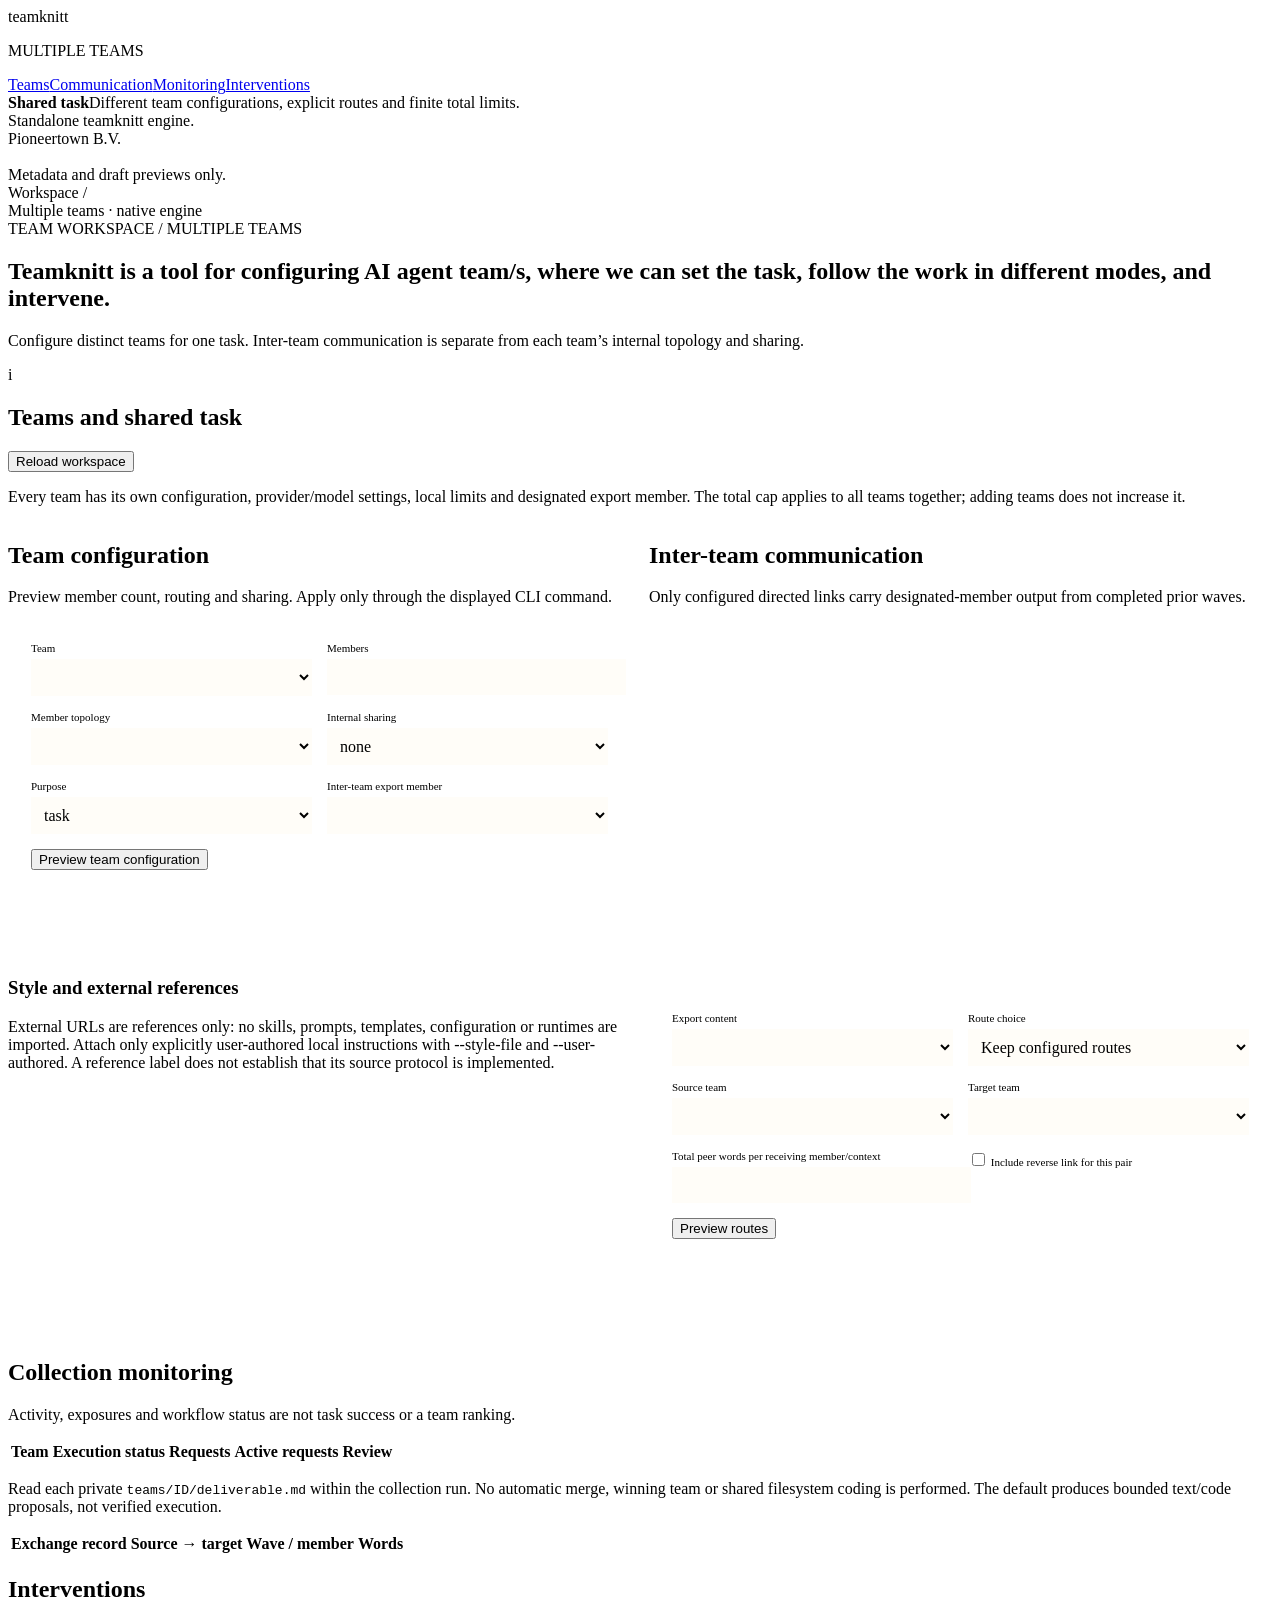
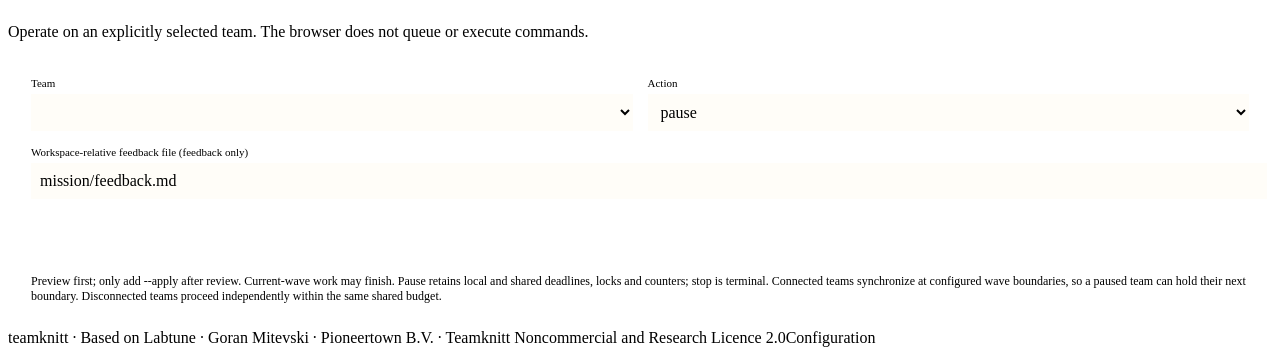
<file: src/teamknitt/resources/teams.html>
<!doctype html><html lang="en"><head><meta charset="utf-8"><meta name="viewport" content="width=device-width,initial-scale=1"><title>Teamknitt · Multiple teams</title><style>__TEAMS_CSS__
.nav a{display:flex;gap:12px;padding:13px 12px;color:var(--muted);text-decoration:none;border-bottom:1px solid transparent}.nav a:focus-visible{outline:3px solid #d59941}.collection-grid{display:grid;grid-template-columns:repeat(2,minmax(0,1fr));gap:18px}.team-cards{display:grid;grid-template-columns:repeat(3,minmax(0,1fr));gap:16px}.team-card{padding:20px;border:1px solid var(--line);background:var(--card);min-width:0}.team-card.selected{outline:2px solid #816b44;outline-offset:2px}.team-card h3{font:23px var(--serif);margin:0 0 15px}.team-card dl{display:grid;grid-template-columns:auto minmax(0,1fr);gap:7px 14px;font-size:12px}.team-card dt{color:var(--muted)}.team-card dd{margin:0;overflow-wrap:anywhere}.team-actions{display:flex;gap:15px;flex-wrap:wrap;margin-top:16px}.collection-controls{display:grid;grid-template-columns:repeat(2,minmax(0,1fr));gap:15px;padding:20px 23px}.collection-controls .wide{grid-column:1/-1}.collection-controls select,.collection-controls input{width:100%;min-width:0;font:13px var(--sans);padding:9px;border:1px solid var(--line);background:#fffdf8;color:var(--ink)}.collection-controls label{font-size:11px;color:var(--muted);display:block;margin-bottom:5px}.collection-controls input[type=checkbox]{width:auto}.collection-controls button{align-self:end}.collection-command{padding:15px 23px;font:12px/1.8 monospace;white-space:pre-wrap;overflow-wrap:anywhere;margin:0;border-top:1px solid var(--line);background:var(--mint)}.collection-note{padding:13px 23px;font-size:12px;color:var(--muted)}.collection-map{height:370px;max-width:100%}.collection-map svg{width:100%;height:100%}.collection-map line{stroke:#88744f;stroke-width:2}.collection-map text{text-anchor:middle;fill:var(--ink);font:16px var(--sans)}.collection-map circle{fill:#eee9de;stroke:#816b44;stroke-width:2}.collection-map g[role=button]{cursor:pointer}.collection-map g[role=button]:focus{outline:none}.collection-map g[role=button]:focus circle{stroke:#155d85;stroke-width:4}.collection-bound{overflow-wrap:anywhere}.collection-heading{font-size:22px!important;margin:0}.collection-grid>*{min-width:0}
@media(max-width:1100px){.team-cards{grid-template-columns:repeat(2,minmax(0,1fr))}.collection-grid{grid-template-columns:minmax(0,1fr)}}@media(max-width:720px){.team-cards{grid-template-columns:minmax(0,1fr)}.collection-controls{grid-template-columns:minmax(0,1fr)}.nav a{font-size:11px;white-space:nowrap}.collection-map{height:290px}}
</style></head><body><div class="shell"><aside class="sidebar"><div><div class="brand">teamknitt</div><p class="brand-sub">MULTIPLE TEAMS</p></div><nav class="nav" aria-label="Collection sections"><a href="#teams">Teams</a><a href="#communication">Communication</a><a href="#monitor">Monitoring</a><a href="#intervene">Interventions</a></nav><div class="side-note"><strong>Shared task</strong>Different team configurations, explicit routes and finite total limits.</div><div class="side-bottom">Standalone teamknitt engine.<br>Pioneertown B.V.<br><br>Metadata and draft previews only.</div></aside><div class="page"><header class="topbar"><div class="crumb">Workspace <span>/</span> <b id="workspace-name"></b></div><div class="top-actions"><span class="pill" id="mode-pill"></span><span class="version">Multiple teams · native engine</span></div></header><main><section class="hero"><div><div class="eyebrow">TEAM WORKSPACE / MULTIPLE TEAMS</div><h1 class="product-title">Teamknitt is a tool for configuring AI agent team/s, where we can set the task, follow the work in different modes, and intervene.</h1><p>Configure distinct teams for one task. Inter-team communication is separate from each team’s internal topology and sharing.</p></div></section><div class="notice" role="note"><span class="symbol">i</span><span id="evidence"></span></div><div class="stats" id="stats"></div>
<section id="teams"><div class="card"><div class="card-head"><div><h2>Teams and shared task</h2><p id="shared-task"></p></div><button class="button-outline" id="restore" type="button">Reload workspace</button></div><div class="actor-content"><p>Every team has its own configuration, provider/model settings, local limits and designated export member. The total cap applies to all teams together; adding teams does not increase it.</p><div class="scope-note" id="budget-warning"></div></div></div><div class="team-cards lower" id="team-cards"></div></section>
<div class="collection-grid lower"><section class="card" id="selected-team"><div class="card-head"><div><h2>Team configuration</h2><p>Preview member count, routing and sharing. Apply only through the displayed CLI command.</p></div><span class="pill" id="team-draft-state"></span></div><form class="collection-controls" id="team-form"><div><label for="team-select">Team</label><select id="team-select"></select></div><div><label for="team-members">Members</label><input type="number" min="1" max="16" id="team-members"></div><div><label for="team-topology">Member topology</label><select id="team-topology"></select></div><div><label for="team-sharing">Internal sharing</label><select id="team-sharing"><option>none</option><option>low</option><option>intermediate</option><option>high</option><option>wisdom_only</option></select></div><div><label for="team-purpose">Purpose</label><select id="team-purpose"><option>task</option><option>brainstorm</option><option>goal</option><option>research</option></select></div><div><label for="team-exporter">Inter-team export member</label><select id="team-exporter"></select></div><div class="wide"><button class="button-primary" id="preview-team" type="submit">Preview team configuration</button></div></form><pre class="collection-command" id="team-command"></pre><p class="collection-note" id="team-note" role="status"></p><div class="actor-content"><h3>Style and external references</h3><div id="style-detail"></div><p class="scope-note">External URLs are references only: no skills, prompts, templates, configuration or runtimes are imported. Attach only explicitly user-authored local instructions with --style-file and --user-authored. A reference label does not establish that its source protocol is implemented.</p></div></section>
<section class="card" id="communication"><div class="card-head"><div><h2>Inter-team communication</h2><p>Only configured directed links carry designated-member output from completed prior waves.</p></div><span class="pill" id="route-count"></span></div><div class="collection-map"><svg id="team-map" viewBox="0 0 1000 620" role="img" aria-label="Explicit inter-team communication routes"></svg></div><form class="collection-controls" id="connection-form"><div><label for="group-profile">Export content</label><select id="group-profile"></select></div><div><label for="route-mode">Route choice</label><select id="route-mode"><option value="keep">Keep configured routes</option><option value="pair">Add directed pair</option><option value="remove">Remove directed pair</option><option value="all">All-to-all, explicitly</option></select></div><div><label for="route-source">Source team</label><select id="route-source"></select></div><div><label for="route-target">Target team</label><select id="route-target"></select></div><div><label for="group-words">Total peer words per receiving member/context</label><input type="number" min="1" max="10000" id="group-words"></div><div><label><input type="checkbox" id="route-reciprocal"> Include reverse link for this pair</label></div><div class="wide"><button class="button-primary" id="preview-links" type="submit">Preview routes</button></div></form><pre class="collection-command" id="route-command"></pre><p class="collection-note" id="route-note" role="status"></p></section></div>
<section id="monitor" class="card lower"><div class="card-head"><div><h2>Collection monitoring</h2><p>Activity, exposures and workflow status are not task success or a team ranking.</p></div><span class="pill" id="connection-status"></span></div><div class="coverage-wrap"><table><thead><tr><th>Team</th><th>Execution status</th><th>Requests</th><th>Active requests</th><th>Review</th></tr></thead><tbody id="monitor-rows"></tbody></table></div><div class="actor-content"><p>Read each private <code>teams/ID/deliverable.md</code> within the collection run. No automatic merge, winning team or shared filesystem coding is performed. The default produces bounded text/code proposals, not verified execution.</p><pre class="lens-command" id="run-command"></pre></div><div class="coverage-wrap"><table><thead><tr><th>Exchange record</th><th>Source → target</th><th>Wave / member</th><th>Words</th></tr></thead><tbody id="exchange-rows"></tbody></table></div></section>
<section id="intervene" class="card lower"><div class="card-head"><div><h2>Interventions</h2><p>Operate on an explicitly selected team. The browser does not queue or execute commands.</p></div></div><div class="collection-controls"><div><label for="operator-team">Team</label><select id="operator-team"></select></div><div><label for="operator-action">Action</label><select id="operator-action"><option>pause</option><option>resume</option><option>stop</option><option>feedback</option></select></div><div class="wide"><label for="operator-file">Workspace-relative feedback file (feedback only)</label><input id="operator-file" value="mission/feedback.md" maxlength="240"></div></div><pre class="collection-command" id="operator-command"></pre><p class="collection-note">Preview first; only add --apply after review. Current-wave work may finish. Pause retains local and shared deadlines, locks and counters; stop is terminal. Connected teams synchronize at configured wave boundaries, so a paused team can hold their next boundary. Disconnected teams proceed independently within the same shared budget.</p></section>
<footer class="footer"><span>teamknitt · Based on Labtune · Goran Mitevski · Pioneertown B.V. · Teamknitt Noncommercial and Research Licence 2.0</span><span>Configuration <code id="config-id"></code></span></footer></main></div></div><script type="application/json" id="collection-data">__TEAMS_JSON__</script><script>__TEAMS_JS__</script></body></html>
</file>
